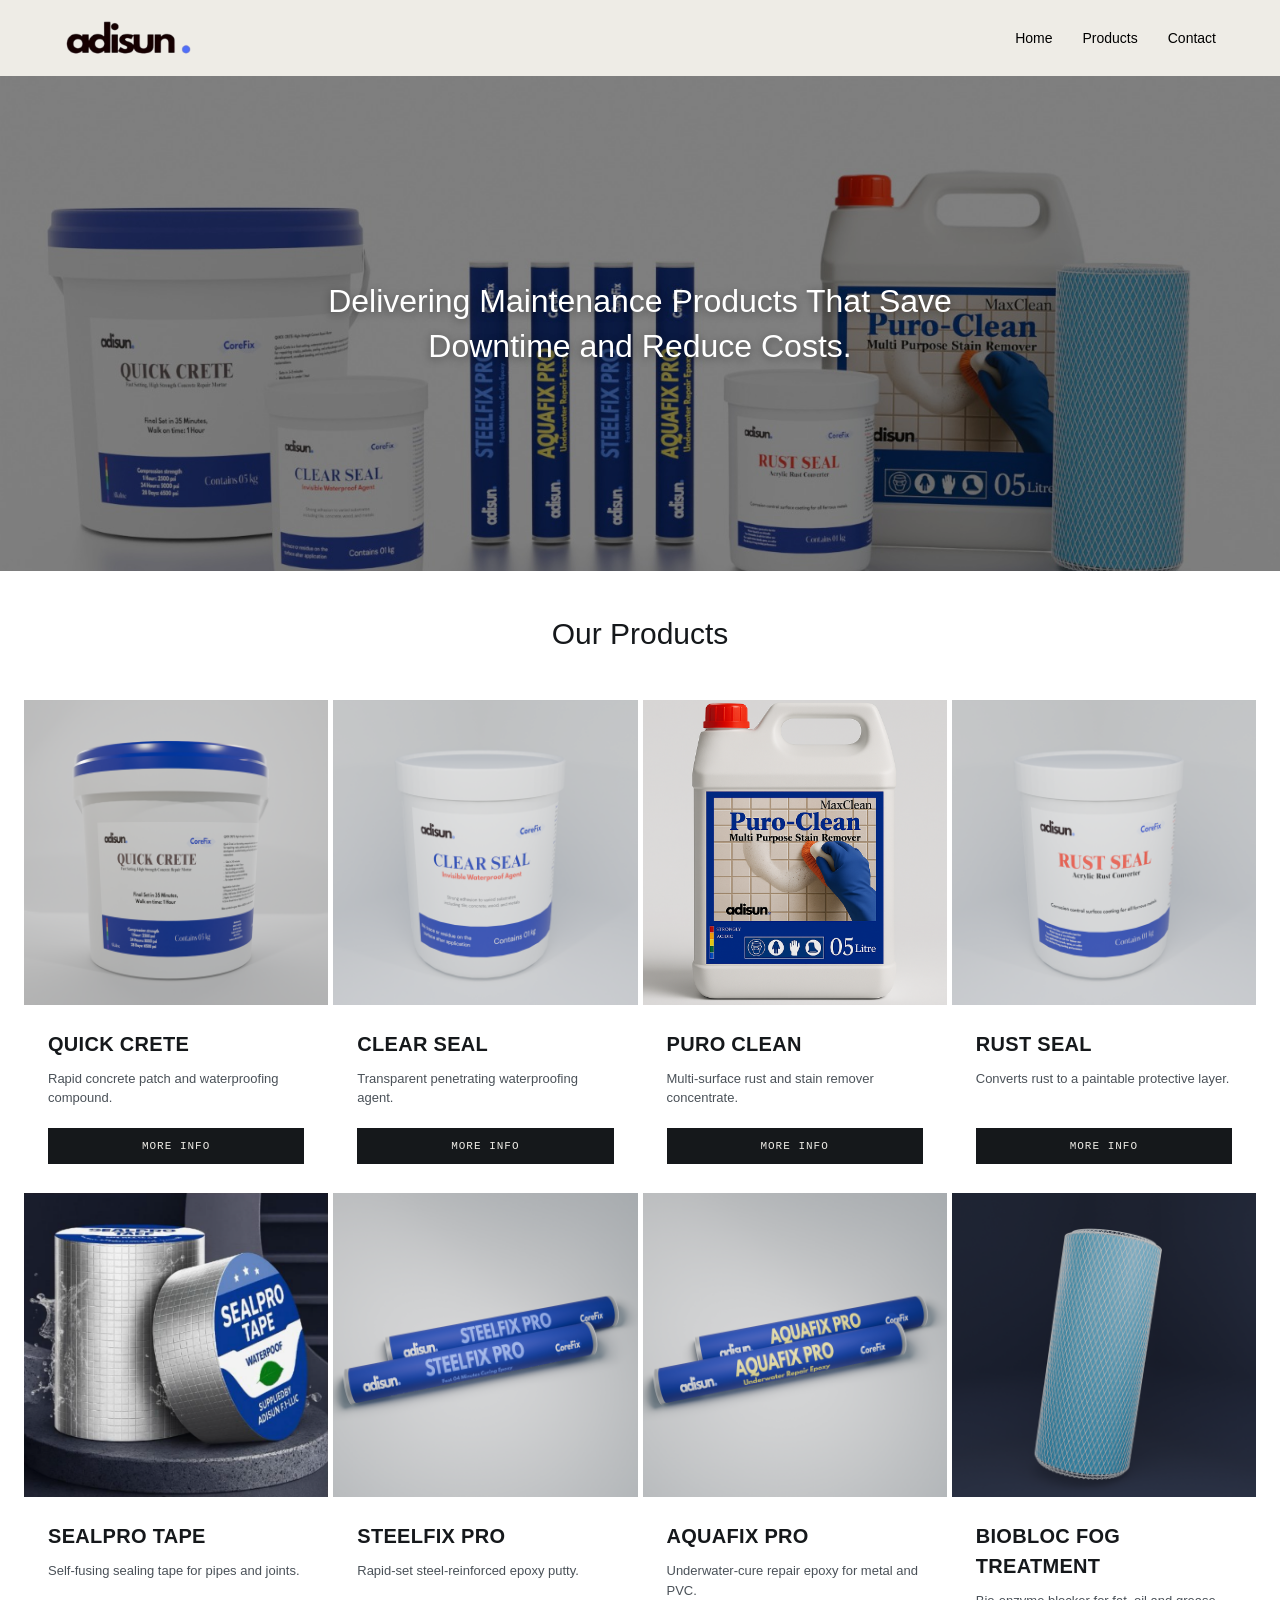
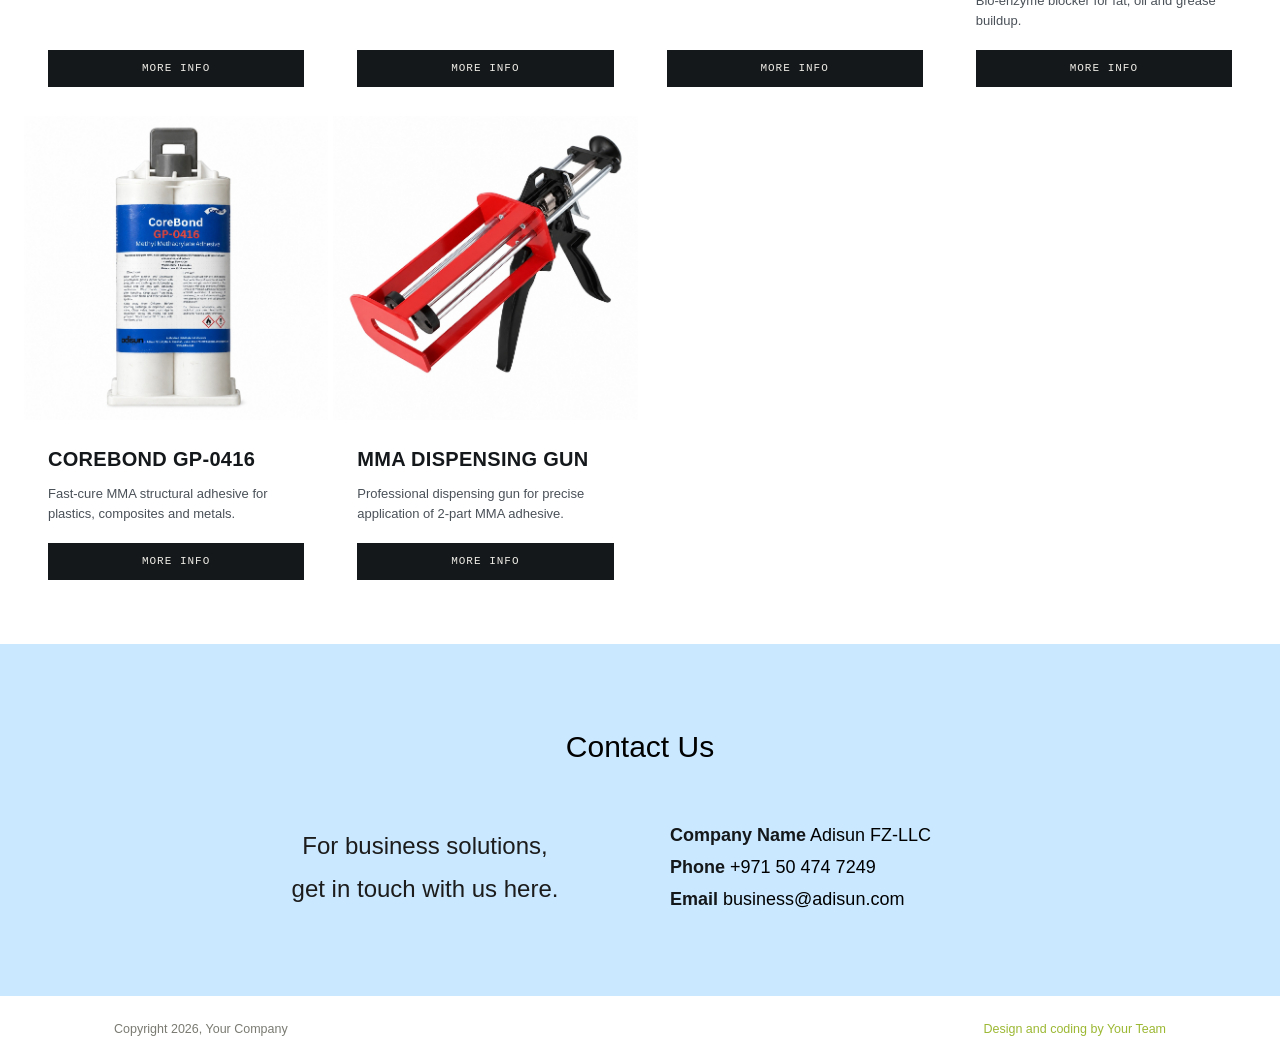
<file: index.html>
<!DOCTYPE html>
<html lang="en">
<head>
<meta charset="UTF-8">
<meta name="viewport" content="width=device-width, initial-scale=1.0">
<title>Adisun FZ-LLC</title>
<style>
  :root{
    --adisun-blue: #526fff;
    --ink:#15181B;
    --navy:#1B2530;
    --olive:#9CB833;
    --paper:#EEECE6;
    --paper-dim:#E2DFD6;
    --hazard:#F2B705;
    --rust:#C8501B;
    --steel:#4A5158;
    --line: rgba(21,24,27,0.12);
    --mono: 'IBM Plex Mono', ui-monospace, Menlo, Consolas, monospace;
    --disp: 'Barlow Condensed', 'Arial Narrow', sans-serif;
    --body: 'Inter', -apple-system, sans-serif;
  }
  *{box-sizing:border-box; margin:0; padding:0;}
  html{scroll-behavior:smooth;}
  body{ background:#fff; color:var(--ink); font-family:var(--body); line-height:1.5; }
  img{max-width:100%; display:block;}
  a{color:inherit; text-decoration:none;}
  ul{list-style:none;}
  button{font-family:inherit; cursor:pointer;}

  /* ---------- Header ---------- */
  header.site{
    background:var(--paper); color:#000;
  }
  .header-inner{
    max-width:1200px; margin:0 auto;
    display:flex; align-items:center; justify-content:space-between;
    padding:20px 24px;
  }
  .logo{
    width: 10vw;
  }
  .logo .accent{ color:var(--olive); font-weight:400; }
  nav.main-nav{ display:flex; gap:30px; align-items:center; }
  nav.main-nav a{
    font-size:14px; color:#000; display:flex; align-items:center; gap:6px;
  }
  nav.main-nav a:hover{ color:var(--adisun-blue); }
  nav.main-nav .badge{
    background:rgba(255,255,255,0.15); border-radius:50%;
    width:18px; height:18px; font-size:11px; display:flex; align-items:center; justify-content:center;
  }

  /* ---------- Hero header image ---------- */
.hero{
  height: 55vh;
  display:flex; align-items:center; justify-content:center;
  overflow:hidden;
  position:relative; /* new — establishes positioning context */
  background:#9CB833;
}
.hero img{
  width:100%;
  height:100%;
  object-fit:cover;
  filter: brightness(0.7);
}
.headerText{
  position:absolute;
  font-weight: bold;
  top:50%;
  left:50%;
  transform:translate(-50%, -50%);
  color: #fff;
  text-align:center;
  font-family:var(--body);
  font-weight:300;
  font-size:32px;
  line-height:1.4;
  max-width:70%;
  text-shadow: 0 2px 8px rgba(0,0,0,0.4); /* keeps text legible over busy photo areas */
  margin:0;
  z-index:1;
}
  .hero h1{ font-family:var(--body); font-weight:300; font-size:44px; letter-spacing:1px; }

  /* ---------- Carousel strip ---------- */
  .carousel-strip{
    background:#F7F6F3; text-align:center; padding:22px 24px;
  }
  .carousel-strip h2{ font-weight:400; font-size:22px; margin-bottom:14px; }
  .dots{ display:flex; justify-content:center; gap:8px; }
  .dots span{ width:8px; height:8px; border-radius:50%; background:#cfcfc7; }
  .dots span.active{ background:#8a8a80; }

  /* ---------- Icon row ---------- */
  .icon-row{
    max-width:1100px; margin:0 auto; padding:70px 24px;
    display:grid; grid-template-columns:repeat(4,1fr); gap:40px;
    text-align:center;
  }
  .icon-row .item svg{ width:42px; height:42px; stroke:#c9c9c2; margin-bottom:16px; }
  .icon-row h3{ font-weight:400; font-size:22px; margin-bottom:12px; }
  .icon-row p{ font-size:13.5px; color:#7a7a72; line-height:1.7; }

  /* ---------- Amazing title section ---------- */
.info-block{
  background: #cae8ff; color:#000;   
  padding:80px 18px;
  text-align:center;
}
.info-block h2{
  font-weight:400;
  font-size:30px;
  margin-bottom:50px;
}
.info-block-bottom{
  max-width:800px;
  margin:0 auto;
  display:flex;
  align-items:center;
  gap:60px;
}
.info-block-bottom .pitch{
  flex:1;
  text-align:center;
  color:#1c1c1c;
  font-size:24px;
  line-height:1.8;
}
.contact-list{
  flex:1;
  list-style:none;
  margin:0;
  padding:0;
  text-align:left;
}
.contact-list li{
  color:#000;
  font-size:18px;
  line-height:1.8;
}
.contact-list li strong{
  color:var(--ink);
}
  /* ---------- Our Products section ---------- */
  .products{ padding:40px 24px; }
  .products-inner{ max-width:1300px; margin:0 auto; }
  .products h2{ text-align:center; font-weight:400; font-size:30px; margin-bottom:44px; }

  .product-grid{
    display:grid;
    grid-template-columns:repeat(4,1fr);
    grid-template-rows:repeat(2,auto);
    gap:5px;
    /* background:var(--line); */
    /* border:1px solid var(--line); */
  }
  .p-card{
    /* background:var(--paper-dim); */
    display:flex; flex-direction:column;
  }
  .p-card .thumb{
    aspect-ratio:1/1;
    /* background:var(--paper-dim); */
    position:relative;
    display:flex; align-items:center; justify-content:center;
  }
  .p-card .thumb img{
  width:100%;
  height:100%;
  object-fit:cover;
}
  .p-card .thumb svg{ width:44%; height:44%; stroke:var(--steel); fill:none; stroke-width:2; }
  .p-card .body{
    padding:24px; flex:1; display:flex; flex-direction:column;
  }
  .p-card .cat{
    font-family:var(--mono); font-size:10.5px; color:var(--adisun-blue);
    letter-spacing:1.5px; text-transform:uppercase; margin-bottom:10px;
  }
  .p-card h3{
    font-family:var(--disp); font-weight:700; font-size:20px; text-transform:uppercase;
    letter-spacing:0.3px; margin-bottom:10px;
  }
  .p-card .desc{ font-size:13px; color:var(--steel); margin-bottom:20px; flex:1; }
  .p-card .row{ display:flex; align-items:center; justify-content:space-between; }
  /* Price display is optional — uncomment .price rule and span below to show pricing
  .p-card .price{ font-family:var(--mono); font-weight:600; font-size:15px; }
  */
  .p-card .more-info{
    background:var(--ink); color:var(--paper);
    border:none; padding:10px 16px; font-family:var(--mono); font-size:11px;
    letter-spacing:1px; text-transform:uppercase; width:100%;
    text-align:center; transition:0.2s;
  }
  .p-card .more-info:hover{ background:var(--adisun-blue); }

  /* ---------- Bottom template section ---------- */
  .template-block{
    background:#F7F6F3; text-align:center; padding:80px 24px;
  }
  .template-block h2{ font-weight:400; font-size:26px; margin-bottom:16px; }
  .template-block p{ max-width:640px; margin:0 auto 20px; color:#7a7a72; font-size:14px; line-height:1.8; }

  /* ---------- Footer ---------- */
  footer{
    padding:24px; display:flex; justify-content:space-between; align-items:center;
    max-width:1100px; margin:0 auto; font-size:12.5px; color:#7a7a72; flex-wrap:wrap; gap:10px;
  }
  footer a{ color:var(--olive); }

  @media (max-width:980px){
    .icon-row{ grid-template-columns:repeat(2,1fr); }
    .product-grid{ grid-template-columns:repeat(2,1fr); grid-template-rows:repeat(4,auto); }
  }
  @media (max-width:640px){
    nav.main-nav{ display:none; }
    .icon-row{ grid-template-columns:1fr; }
    .product-grid{ grid-template-columns:1fr; grid-template-rows:repeat(8,auto); }
  }
</style>
</head>
<body>

<!-- ================= HEADER ================= -->
<header class="site">
  <div class="header-inner">
    <img src="WebsiteAssets/adisunEnhanced.png" alt="Site Logo" class="logo">
    <nav class="main-nav">
      <a href="#">Home</a>
      <a href="#products">Products</a>
      <a href="#contact">Contact</a>
    </nav>
  </div>
</header>

<!-- ================= HERO / HEADER IMAGE ================= -->
<div class="hero">
    <img src="WebsiteAssets/headerImage.jpeg" alt="Header Image">
    <p class="headerText">Delivering Maintenance Products That Save Downtime and Reduce Costs.</p>
</div>

<!-- ================= OUR PRODUCTS ================= -->
<section class="products" id="products">
  <div class="products-inner">
    <h2>Our Products</h2>
    <div class="product-grid" id="productGrid"></div>
  </div>
</section>

<!-- ================= CONTACT DETAILS ================= -->
<div class="info-block">
  <h2>Contact Us</h2>
  <div class="info-block-bottom">
    <p class="pitch">For business solutions,<br> get in touch with us here.</p>
    <ul class="contact-list">
      <li><strong>Company Name</strong> Adisun FZ-LLC</li>
      <li><strong>Phone</strong> +971 50 474 7249</li>
      <li><strong>Email</strong> business@adisun.com</li>
    </ul>
  </div>
</div>

<!-- ================= FOOTER ================= -->
<footer id="contact">
  <span>Copyright 2026, Your Company</span>
  <a href="#">Design and coding by Your Team</a>
</footer>

<script>
/* ---------------- Product data ---------------- */
const products = [
  { id:'p1', name:'Quick Crete',            desc:'Rapid concrete patch and waterproofing compound.',          img:'WebsiteAssets/Quick crete.png',  link:'quickCreteIndex.html' },
  { id:'p2', name:'Clear Seal',             desc:'Transparent penetrating waterproofing agent.',              img:'WebsiteAssets/Clear Seal.png',   link:'clearSealIndex.html' },
  { id:'p3', name:'Puro Clean',             desc:'Multi-surface rust and stain remover concentrate.',         img:'WebsiteAssets/PuroClean.png',    link:'puroCleanIndex.html' },
  { id:'p4', name:'Rust Seal',              desc:'Converts rust to a paintable protective layer.',            img:'WebsiteAssets/Rust Seal.png',    link:'rustSealIndex.html' },
  { id:'p5', name:'SealPro Tape',           desc:'Self-fusing sealing tape for pipes and joints.',            img:'WebsiteAssets/Seal Pro.png',     link:'sealProTapeIndex.html' },
  { id:'p6', name:'SteelFix Pro',           desc:'Rapid-set steel-reinforced epoxy putty.',                   img:'WebsiteAssets/SteelFix Pro.png', link:'steelFixProIndex.html' },
  { id:'p7', name:'AquaFix Pro',            desc:'Underwater-cure repair epoxy for metal and PVC.',           img:'WebsiteAssets/AqualFix Pro.png', link:'aquaFixProIndex.html' },
  { id:'p8', name:'BioBloc FOG Treatment',  desc:'Bio-enzyme blocker for fat, oil and grease buildup.',       img:'WebsiteAssets/mesh_bg.png',      link:'bioBlocFOGTreatmentIndex.html' },
  { id:'p9', name:'CoreBond GP-0416',       desc:'Fast-cure MMA structural adhesive for plastics, composites and metals.', img:'WebsiteAssets/corebond0416.jpeg', link:'mmaGP0416.html' },
  { id:'p10', name:'MMA Dispensing Gun',    desc:'Professional dispensing gun for precise application of 2-part MMA adhesive.', img:'WebsiteAssets/mmaDispenser400.jpeg', link:'mmaDispenser.html' },

];

/* Fallback icon shown only if a product's image fails to load */
const fallbackIconSvg = `<svg viewBox="0 0 64 64"><rect x="16" y="12" width="32" height="40" rx="3"/><line x1="16" y1="24" x2="48" y2="24"/><line x1="24" y1="12" x2="24" y2="24"/><line x1="40" y1="12" x2="40" y2="24"/></svg>`;

const grid = document.getElementById('productGrid');
grid.innerHTML = products.map(p => `
  <div class="p-card">
    <div class="thumb"><img src="${p.img}" alt="${p.name}" loading="lazy"></div>
    <div class="body">

      <h3>${p.name}</h3>
      <p class="desc">${p.desc}</p>
      <div class="row">
        <a class="more-info" href="${p.link}">More Info</a>
      </div>
    </div>
  </div>
`).join('');

grid.addEventListener('click', e => {
  const btn = e.target.closest('.more-info');
  if(!btn) return;
  const p = products.find(x => x.id === btn.dataset.id);
  alert(`${p.name}\n${p.desc}`);
});
</script>
</body>
</html>
</file>
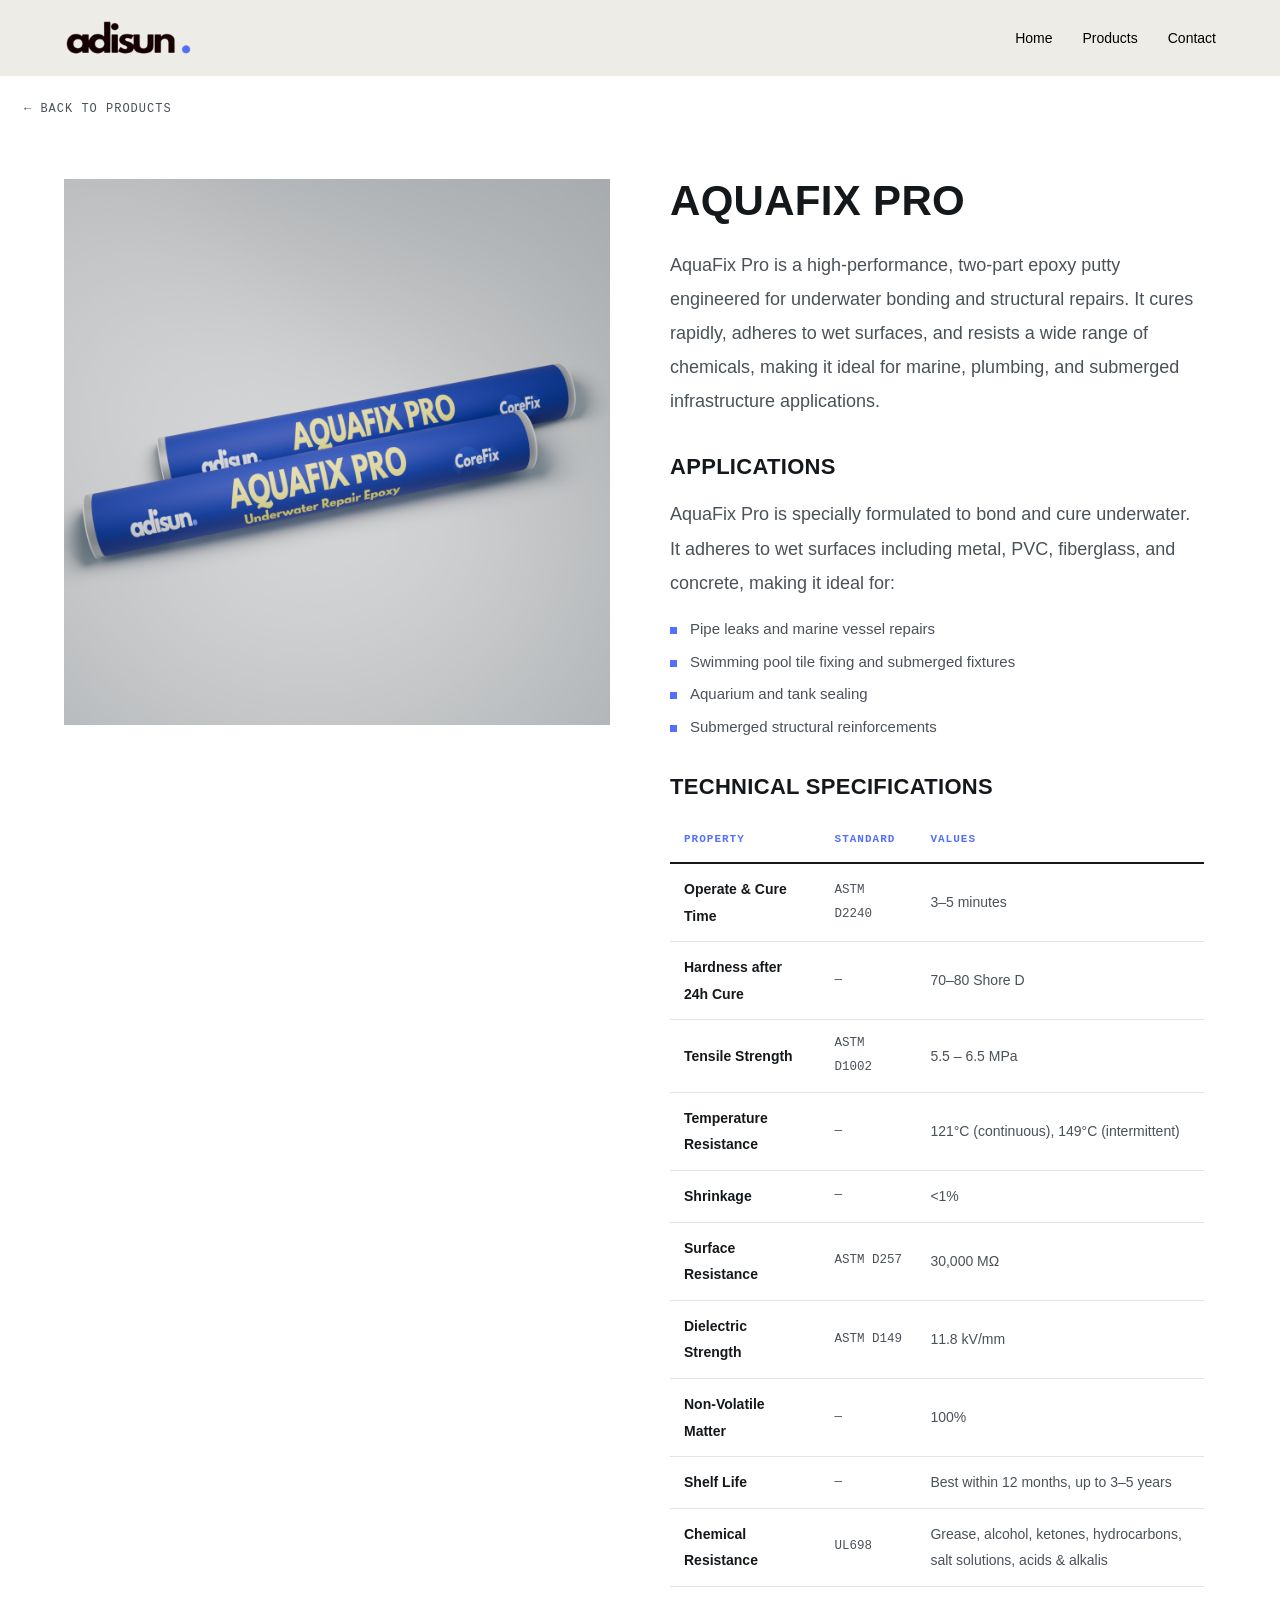
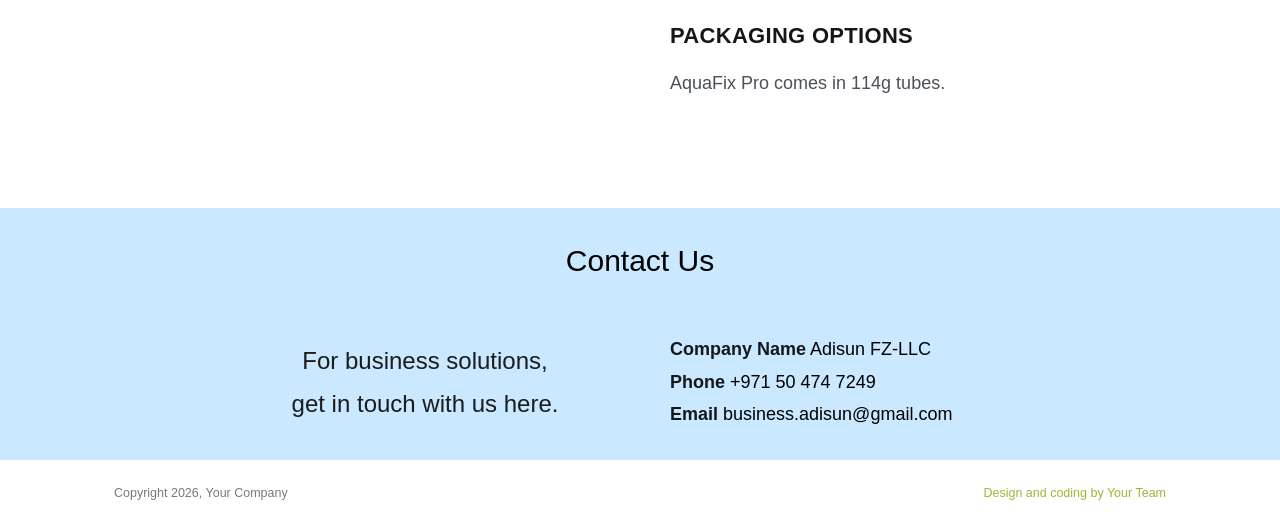
<file: aquaFixProIndex.html>
<!DOCTYPE html>
<html lang="en">
<head>
<meta charset="UTF-8">
<meta name="viewport" content="width=device-width, initial-scale=1.0">
<title>AquaFix Pro — Adisun FZ-LLC</title>
<style>
  :root{
    --adisun-blue: #526fff;
    --ink:#15181B;
    --navy:#1B2530;
    --olive:#9CB833;
    --paper:#EEECE6;
    --paper-dim:#E2DFD6;
    --hazard:#F2B705;
    --rust:#C8501B;
    --steel:#4A5158;
    --line: rgba(21,24,27,0.12);
    --mono: 'IBM Plex Mono', ui-monospace, Menlo, Consolas, monospace;
    --disp: 'Barlow Condensed', 'Arial Narrow', sans-serif;
    --body: 'Inter', -apple-system, sans-serif;
  }
  *{box-sizing:border-box; margin:0; padding:0;}
  html{scroll-behavior:smooth;}
  body{ background:#fff; color:var(--ink); font-family:var(--body); line-height:1.5; }
  img{max-width:100%; display:block;}
  a{color:inherit; text-decoration:none;}
  ul{list-style:none;}
  button{font-family:inherit; cursor:pointer;}

  /* ---------- Header ---------- */
  header.site{
    background:var(--paper); color:#000;
  }
  .header-inner{
    max-width:1200px; margin:0 auto;
    display:flex; align-items:center; justify-content:space-between;
    padding:20px 24px;
  }
  .logo{
    width: 10vw;
  }
  .logo .accent{ color:var(--olive); font-weight:400; }
  nav.main-nav{ display:flex; gap:30px; align-items:center; }
  nav.main-nav a{
    font-size:14px; color:#000; display:flex; align-items:center; gap:6px;
  }
  nav.main-nav a:hover{ color:var(--adisun-blue); }
  nav.main-nav .badge{
    background:rgba(255,255,255,0.15); border-radius:50%;
    width:18px; height:18px; font-size:11px; display:flex; align-items:center; justify-content:center;
  }

  /* ---------- Product detail section (replaces hero + product grid) ---------- */
  .product-detail{
    max-width:1200px; margin:0 auto;
    padding:60px 24px 90px;
    display:grid;
    grid-template-columns:1fr 1fr;
    gap:60px;
    align-items:start;
  }
  .product-detail .image-col img{
    width:100%;
    aspect-ratio:1/1;
    object-fit:cover;
    background:var(--paper-dim);
  }
  .product-detail .text-col{
    padding-right:12px;
  }
  .product-detail .cat{
    font-family:var(--mono); font-size:11px; color:var(--adisun-blue);
    letter-spacing:1.5px; text-transform:uppercase; margin-bottom:14px;
  }
  .product-detail h1{
    font-family:var(--disp); font-weight:700; font-size:42px;
    text-transform:uppercase; letter-spacing:0.3px;
    margin-bottom:24px;
    line-height:1.05;
  }
  .product-detail .details{
    color:var(--steel); font-size:18px; line-height:1.9;
  }
  .product-detail .details p{
    margin-bottom:18px;
  }
/*--------------Section Headings -------------- */
  .product-detail h2.section-heading{
    font-family:var(--disp); font-weight:700; font-size:22px;
    text-transform:uppercase; letter-spacing:0.3px;
    color:var(--ink);
    margin:32px 0 14px;
  }
/*--------------Feature / Application Lists -------------- */
  .feature-list{
    margin-bottom:18px;
  }
  .feature-list li{
    position:relative;
    padding-left:20px;
    margin-bottom:10px;
    font-size:15px;
    color:var(--steel);
  }
  .feature-list li::before{
    content:'';
    position:absolute;
    left:0; top:9px;
    width:7px; height:7px;
    background:var(--adisun-blue);
  }
/*--------------Table Section -------------- */
.spec-table{
  width:100%;
  border-collapse:collapse;
  margin-top:10px;
}
.spec-table th,
.spec-table td{
  text-align:left;
  padding:12px 14px;
  border-bottom:1px solid var(--line);
  font-size:14px;
}
.spec-table th{
  font-family:var(--mono);
  font-size:11px;
  letter-spacing:1px;
  text-transform:uppercase;
  color:var(--adisun-blue);
  border-bottom:2px solid var(--ink);
}
.spec-table td:first-child{
  color:var(--ink);
  font-weight:600;
}
.spec-table td:nth-child(2){
  color:var(--steel);
  font-family:var(--mono);
  font-size:12.5px;
}
.spec-table td:last-child{
  color:var(--steel);
}
  /* Price display optional — uncomment to show pricing
  .product-detail .price{ font-family:var(--mono); font-weight:600; font-size:20px; margin-top:24px; color:var(--ink); }
  */
  .back-link{
    display:inline-block; margin:24px 24px 0; font-family:var(--mono); font-size:12px;
    letter-spacing:1px; text-transform:uppercase; color:var(--steel);
  }
  .back-link:hover{ color:var(--adisun-blue); }

  /* ---------- Contact Details (same as home page) ---------- */
  .info-block{
    background: #cae8ff; color:#000;
    padding:30px 18px;
    text-align:center;
  }
  .info-block h2{
    font-weight:400;
    font-size:30px;
    margin-bottom:50px;
  }
  .info-block-bottom{
    max-width:800px;
    margin:0 auto;
    display:flex;
    align-items:center;
    gap:60px;
  }
  .info-block-bottom .pitch{
    flex:1;
    text-align:center;
    color:#1c1c1c;
    font-size:24px;
    line-height:1.8;
  }
  .contact-list{
    flex:1;
    list-style:none;
    margin:0;
    padding:0;
    text-align:left;
  }
  .contact-list li{
    color:#000;
    font-size:18px;
    line-height:1.8;
  }
  .contact-list li strong{
    color:var(--ink);
  }

  /* ---------- Footer ---------- */
  footer{
    padding:24px; display:flex; justify-content:space-between; align-items:center;
    max-width:1100px; margin:0 auto; font-size:12.5px; color:#7a7a72; flex-wrap:wrap; gap:10px;
  }
  footer a{ color:var(--olive); }

  @media (max-width:900px){
    .product-detail{ grid-template-columns:1fr; }
    .product-detail .image-col{ position:static; }
    .product-detail .text-col{ max-height:none; overflow-y:visible; padding-right:0; }
    .info-block-bottom{ flex-direction:column; gap:30px; }
    .info-block-bottom .pitch{ text-align:center; }
  }
  @media (max-width:640px){
    nav.main-nav{ display:none; }
  }
</style>
</head>
<body>

<!-- ================= HEADER ================= -->
<header class="site">
  <div class="header-inner">
    <img src="WebsiteAssets/adisunEnhanced.png" alt="Site Logo" class="logo">
    <nav class="main-nav">
      <a href="index.html">Home</a>
      <a href="index.html#products">Products</a>
      <a href="index.html#contact">Contact</a>
    </nav>
  </div>
</header>

<a href="index.html#products" class="back-link">&larr; Back to Products</a>

<!-- ================= PRODUCT DETAIL ================= -->
<section class="product-detail">
  <div class="image-col">
    <img src="WebsiteAssets/AqualFix Pro.png" alt="AquaFix Pro">
  </div>
  <div class="text-col">
    <h1>AquaFix Pro</h1>
    <div class="details">
      <p>AquaFix Pro is a high-performance, two-part epoxy putty engineered for underwater bonding and structural repairs. It cures rapidly, adheres to wet surfaces, and resists a wide range of chemicals, making it ideal for marine, plumbing, and submerged infrastructure applications.</p>
    </div>

    <h2 class="section-heading">Applications</h2>
    <div class="details">
      <p>AquaFix Pro is specially formulated to bond and cure underwater. It adheres to wet surfaces including metal, PVC, fiberglass, and concrete, making it ideal for:</p>
    </div>
    <ul class="feature-list">
      <li>Pipe leaks and marine vessel repairs</li>
      <li>Swimming pool tile fixing and submerged fixtures</li>
      <li>Aquarium and tank sealing</li>
      <li>Submerged structural reinforcements</li>
    </ul>

    <h2 class="section-heading">Technical Specifications</h2>
    <div class="details">
      <table class="spec-table">
        <thead>
          <tr>
            <th>Property</th>
            <th>Standard</th>
            <th>Values</th>
          </tr>
        </thead>
        <tbody>
          <tr><td>Operate &amp; Cure Time</td><td>ASTM D2240</td><td>3–5 minutes</td></tr>
          <tr><td>Hardness after 24h Cure</td><td>—</td><td>70–80 Shore D</td></tr>
          <tr><td>Tensile Strength</td><td>ASTM D1002</td><td>5.5 – 6.5 MPa</td></tr>
          <tr><td>Temperature Resistance</td><td>—</td><td>121°C (continuous), 149°C (intermittent)</td></tr>
          <tr><td>Shrinkage</td><td>—</td><td>&lt;1%</td></tr>
          <tr><td>Surface Resistance</td><td>ASTM D257</td><td>30,000 MΩ</td></tr>
          <tr><td>Dielectric Strength</td><td>ASTM D149</td><td>11.8 kV/mm</td></tr>
          <tr><td>Non-Volatile Matter</td><td>—</td><td>100%</td></tr>
          <tr><td>Shelf Life</td><td>—</td><td>Best within 12 months, up to 3–5 years</td></tr>
          <tr><td>Chemical Resistance</td><td>UL698</td><td>Grease, alcohol, ketones, hydrocarbons, salt solutions, acids &amp; alkalis</td></tr>
        </tbody>
      </table>
    </div>

    <h2 class="section-heading">Packaging Options</h2>
    <div class="details">
      <p>AquaFix Pro comes in 114g tubes.</p>
    </div>

    <!-- <div class="price">Dhs. 0.00</div> -->
  </div>
</section>

<!-- ================= CONTACT DETAILS ================= -->
<div class="info-block">
  <h2>Contact Us</h2>
  <div class="info-block-bottom">
    <p class="pitch">For business solutions,<br> get in touch with us here.</p>
    <ul class="contact-list">
      <li><strong>Company Name</strong> Adisun FZ-LLC</li>
      <li><strong>Phone</strong> +971 50 474 7249</li>
      <li><strong>Email</strong> business.adisun@gmail.com</li>
    </ul>
  </div>
</div>

<!-- ================= FOOTER ================= -->
<footer id="contact">
  <span>Copyright 2026, Your Company</span>
  <a href="#">Design and coding by Your Team</a>
</footer>

</body>
</html>
</file>
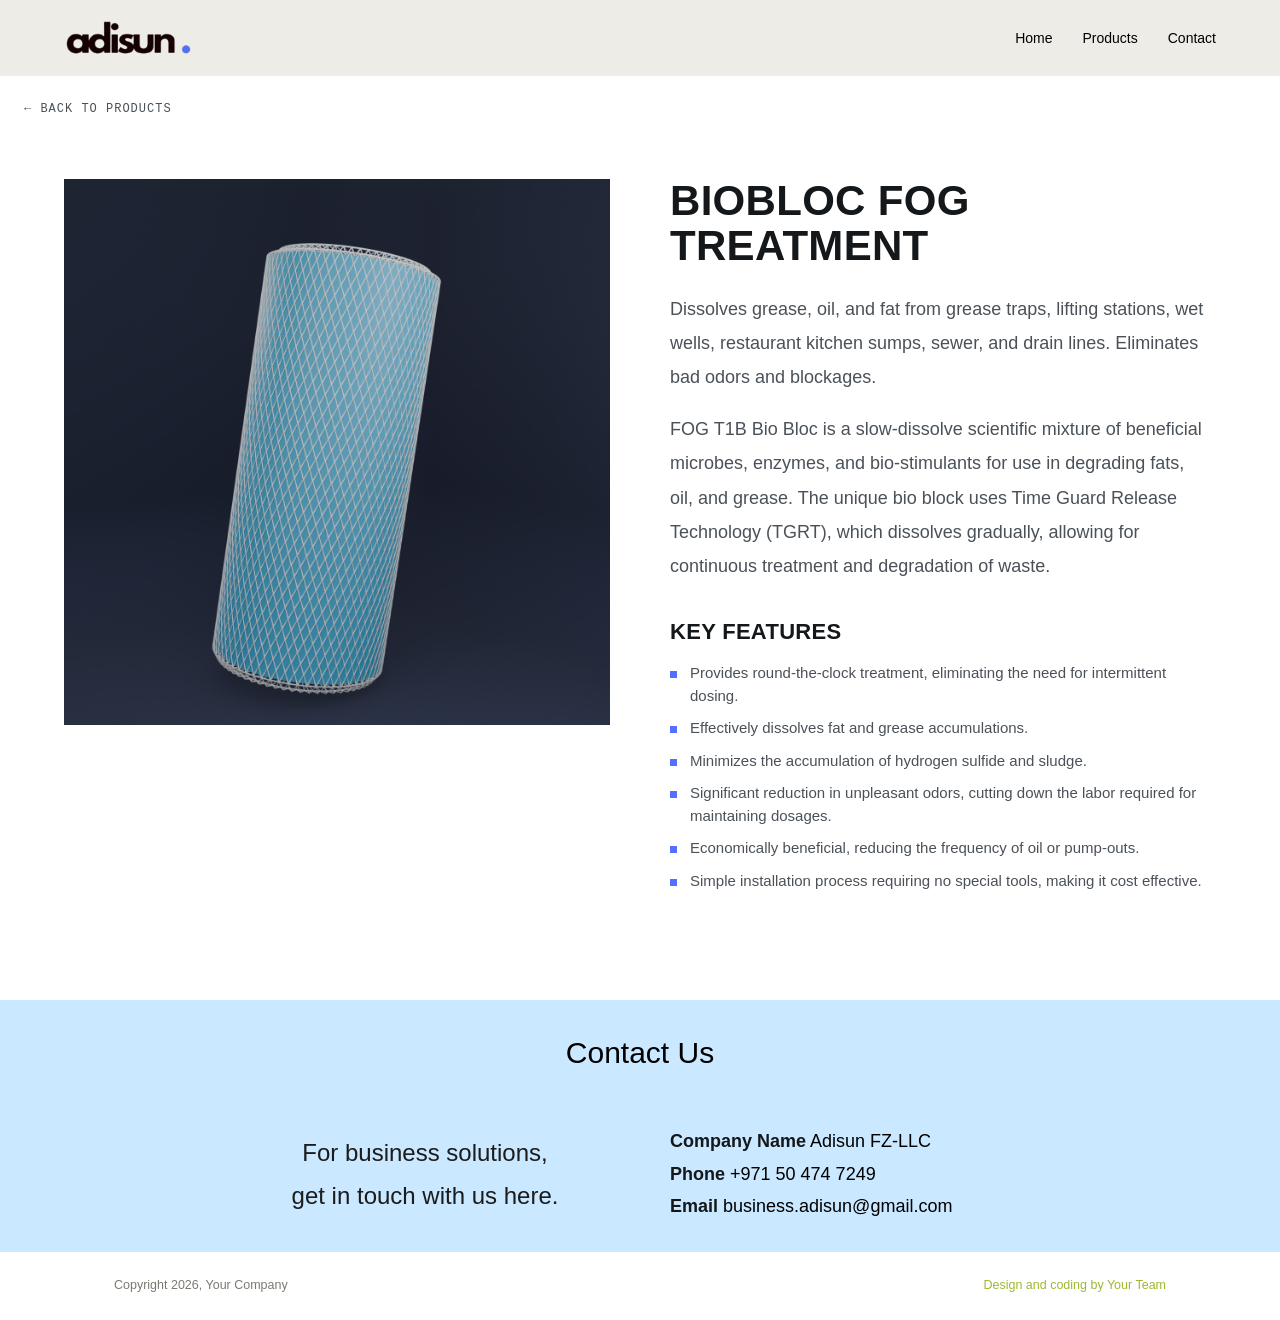
<file: bioBlocFOGTreatmentIndex.html>
<!DOCTYPE html>
<html lang="en">
<head>
<meta charset="UTF-8">
<meta name="viewport" content="width=device-width, initial-scale=1.0">
<title>BioBloc FOG Treatment — Adisun FZ-LLC</title>
<style>
  :root{
    --adisun-blue: #526fff;
    --ink:#15181B;
    --navy:#1B2530;
    --olive:#9CB833;
    --paper:#EEECE6;
    --paper-dim:#E2DFD6;
    --hazard:#F2B705;
    --rust:#C8501B;
    --steel:#4A5158;
    --line: rgba(21,24,27,0.12);
    --mono: 'IBM Plex Mono', ui-monospace, Menlo, Consolas, monospace;
    --disp: 'Barlow Condensed', 'Arial Narrow', sans-serif;
    --body: 'Inter', -apple-system, sans-serif;
  }
  *{box-sizing:border-box; margin:0; padding:0;}
  html{scroll-behavior:smooth;}
  body{ background:#fff; color:var(--ink); font-family:var(--body); line-height:1.5; }
  img{max-width:100%; display:block;}
  a{color:inherit; text-decoration:none;}
  ul{list-style:none;}
  button{font-family:inherit; cursor:pointer;}

  /* ---------- Header ---------- */
  header.site{
    background:var(--paper); color:#000;
  }
  .header-inner{
    max-width:1200px; margin:0 auto;
    display:flex; align-items:center; justify-content:space-between;
    padding:20px 24px;
  }
  .logo{
    width: 10vw;
  }
  .logo .accent{ color:var(--olive); font-weight:400; }
  nav.main-nav{ display:flex; gap:30px; align-items:center; }
  nav.main-nav a{
    font-size:14px; color:#000; display:flex; align-items:center; gap:6px;
  }
  nav.main-nav a:hover{ color:var(--adisun-blue); }
  nav.main-nav .badge{
    background:rgba(255,255,255,0.15); border-radius:50%;
    width:18px; height:18px; font-size:11px; display:flex; align-items:center; justify-content:center;
  }

  /* ---------- Product detail section (replaces hero + product grid) ---------- */
  .product-detail{
    max-width:1200px; margin:0 auto;
    padding:60px 24px 90px;
    display:grid;
    grid-template-columns:1fr 1fr;
    gap:60px;
    align-items:start;
  }
  .product-detail .image-col img{
    width:100%;
    aspect-ratio:1/1;
    object-fit:cover;
    background:var(--paper-dim);
  }
  .product-detail .text-col{
    padding-right:12px;
  }
  .product-detail .cat{
    font-family:var(--mono); font-size:11px; color:var(--adisun-blue);
    letter-spacing:1.5px; text-transform:uppercase; margin-bottom:14px;
  }
  .product-detail h1{
    font-family:var(--disp); font-weight:700; font-size:42px;
    text-transform:uppercase; letter-spacing:0.3px;
    margin-bottom:24px;
    line-height:1.05;
  }
  .product-detail .details{
    color:var(--steel); font-size:18px; line-height:1.9;
  }
  .product-detail .details p{
    margin-bottom:18px;
  }
/*--------------Section Headings -------------- */
  .product-detail h2.section-heading{
    font-family:var(--disp); font-weight:700; font-size:22px;
    text-transform:uppercase; letter-spacing:0.3px;
    color:var(--ink);
    margin:32px 0 14px;
  }
/*--------------Feature / Application Lists -------------- */
  .feature-list{
    margin-bottom:18px;
  }
  .feature-list li{
    position:relative;
    padding-left:20px;
    margin-bottom:10px;
    font-size:15px;
    color:var(--steel);
  }
  .feature-list li::before{
    content:'';
    position:absolute;
    left:0; top:9px;
    width:7px; height:7px;
    background:var(--adisun-blue);
  }
  .feature-list li strong{
    color:var(--ink);
  }
/*--------------Table Section -------------- */
.spec-table{
  width:100%;
  border-collapse:collapse;
  margin-top:10px;
}
.spec-table th,
.spec-table td{
  text-align:left;
  padding:12px 14px;
  border-bottom:1px solid var(--line);
  font-size:14px;
}
.spec-table th{
  font-family:var(--mono);
  font-size:11px;
  letter-spacing:1px;
  text-transform:uppercase;
  color:var(--adisun-blue);
  border-bottom:2px solid var(--ink);
}
.spec-table td:first-child{
  color:var(--ink);
  font-weight:600;
}
.spec-table td:nth-child(2){
  color:var(--steel);
  font-family:var(--mono);
  font-size:12.5px;
}
.spec-table td:last-child{
  color:var(--steel);
}
  /* Price display optional — uncomment to show pricing
  .product-detail .price{ font-family:var(--mono); font-weight:600; font-size:20px; margin-top:24px; color:var(--ink); }
  */
  .back-link{
    display:inline-block; margin:24px 24px 0; font-family:var(--mono); font-size:12px;
    letter-spacing:1px; text-transform:uppercase; color:var(--steel);
  }
  .back-link:hover{ color:var(--adisun-blue); }

  /* ---------- Contact Details (same as home page) ---------- */
  .info-block{
    background: #cae8ff; color:#000;
    padding:30px 18px;
    text-align:center;
  }
  .info-block h2{
    font-weight:400;
    font-size:30px;
    margin-bottom:50px;
  }
  .info-block-bottom{
    max-width:800px;
    margin:0 auto;
    display:flex;
    align-items:center;
    gap:60px;
  }
  .info-block-bottom .pitch{
    flex:1;
    text-align:center;
    color:#1c1c1c;
    font-size:24px;
    line-height:1.8;
  }
  .contact-list{
    flex:1;
    list-style:none;
    margin:0;
    padding:0;
    text-align:left;
  }
  .contact-list li{
    color:#000;
    font-size:18px;
    line-height:1.8;
  }
  .contact-list li strong{
    color:var(--ink);
  }

  /* ---------- Footer ---------- */
  footer{
    padding:24px; display:flex; justify-content:space-between; align-items:center;
    max-width:1100px; margin:0 auto; font-size:12.5px; color:#7a7a72; flex-wrap:wrap; gap:10px;
  }
  footer a{ color:var(--olive); }

  @media (max-width:900px){
    .product-detail{ grid-template-columns:1fr; }
    .product-detail .image-col{ position:static; }
    .product-detail .text-col{ max-height:none; overflow-y:visible; padding-right:0; }
    .info-block-bottom{ flex-direction:column; gap:30px; }
    .info-block-bottom .pitch{ text-align:center; }
  }
  @media (max-width:640px){
    nav.main-nav{ display:none; }
  }
</style>
</head>
<body>

<!-- ================= HEADER ================= -->
<header class="site">
  <div class="header-inner">
    <img src="WebsiteAssets/adisunEnhanced.png" alt="Site Logo" class="logo">
    <nav class="main-nav">
      <a href="index.html">Home</a>
      <a href="index.html#products">Products</a>
      <a href="index.html#contact">Contact</a>
    </nav>
  </div>
</header>

<a href="index.html#products" class="back-link">&larr; Back to Products</a>

<!-- ================= PRODUCT DETAIL ================= -->
<section class="product-detail">
  <div class="image-col">
    <img src="WebsiteAssets/mesh_bg.png" alt="BioBloc FOG Treatment">
  </div>
  <div class="text-col">
    <h1>BioBloc FOG Treatment</h1>
    <div class="details">
      <p>Dissolves grease, oil, and fat from grease traps, lifting stations, wet wells, restaurant kitchen sumps, sewer, and drain lines. Eliminates bad odors and blockages.</p>
      <p>FOG T1B Bio Bloc is a slow-dissolve scientific mixture of beneficial microbes, enzymes, and bio-stimulants for use in degrading fats, oil, and grease. The unique bio block uses Time Guard Release Technology (TGRT), which dissolves gradually, allowing for continuous treatment and degradation of waste.</p>
    </div>

    <h2 class="section-heading">Key Features</h2>
    <ul class="feature-list">
      <li>Provides round-the-clock treatment, eliminating the need for intermittent dosing.</li>
      <li>Effectively dissolves fat and grease accumulations.</li>
      <li>Minimizes the accumulation of hydrogen sulfide and sludge.</li>
      <li>Significant reduction in unpleasant odors, cutting down the labor required for maintaining dosages.</li>
      <li>Economically beneficial, reducing the frequency of oil or pump-outs.</li>
      <li>Simple installation process requiring no special tools, making it cost effective.</li>
    </ul>

    <!-- <div class="price">Dhs. 0.00</div> -->
  </div>
</section>

<!-- ================= CONTACT DETAILS ================= -->
<div class="info-block">
  <h2>Contact Us</h2>
  <div class="info-block-bottom">
    <p class="pitch">For business solutions,<br> get in touch with us here.</p>
    <ul class="contact-list">
      <li><strong>Company Name</strong> Adisun FZ-LLC</li>
      <li><strong>Phone</strong> +971 50 474 7249</li>
      <li><strong>Email</strong> business.adisun@gmail.com</li>
    </ul>
  </div>
</div>

<!-- ================= FOOTER ================= -->
<footer id="contact">
  <span>Copyright 2026, Your Company</span>
  <a href="#">Design and coding by Your Team</a>
</footer>

</body>
</html>
</file>
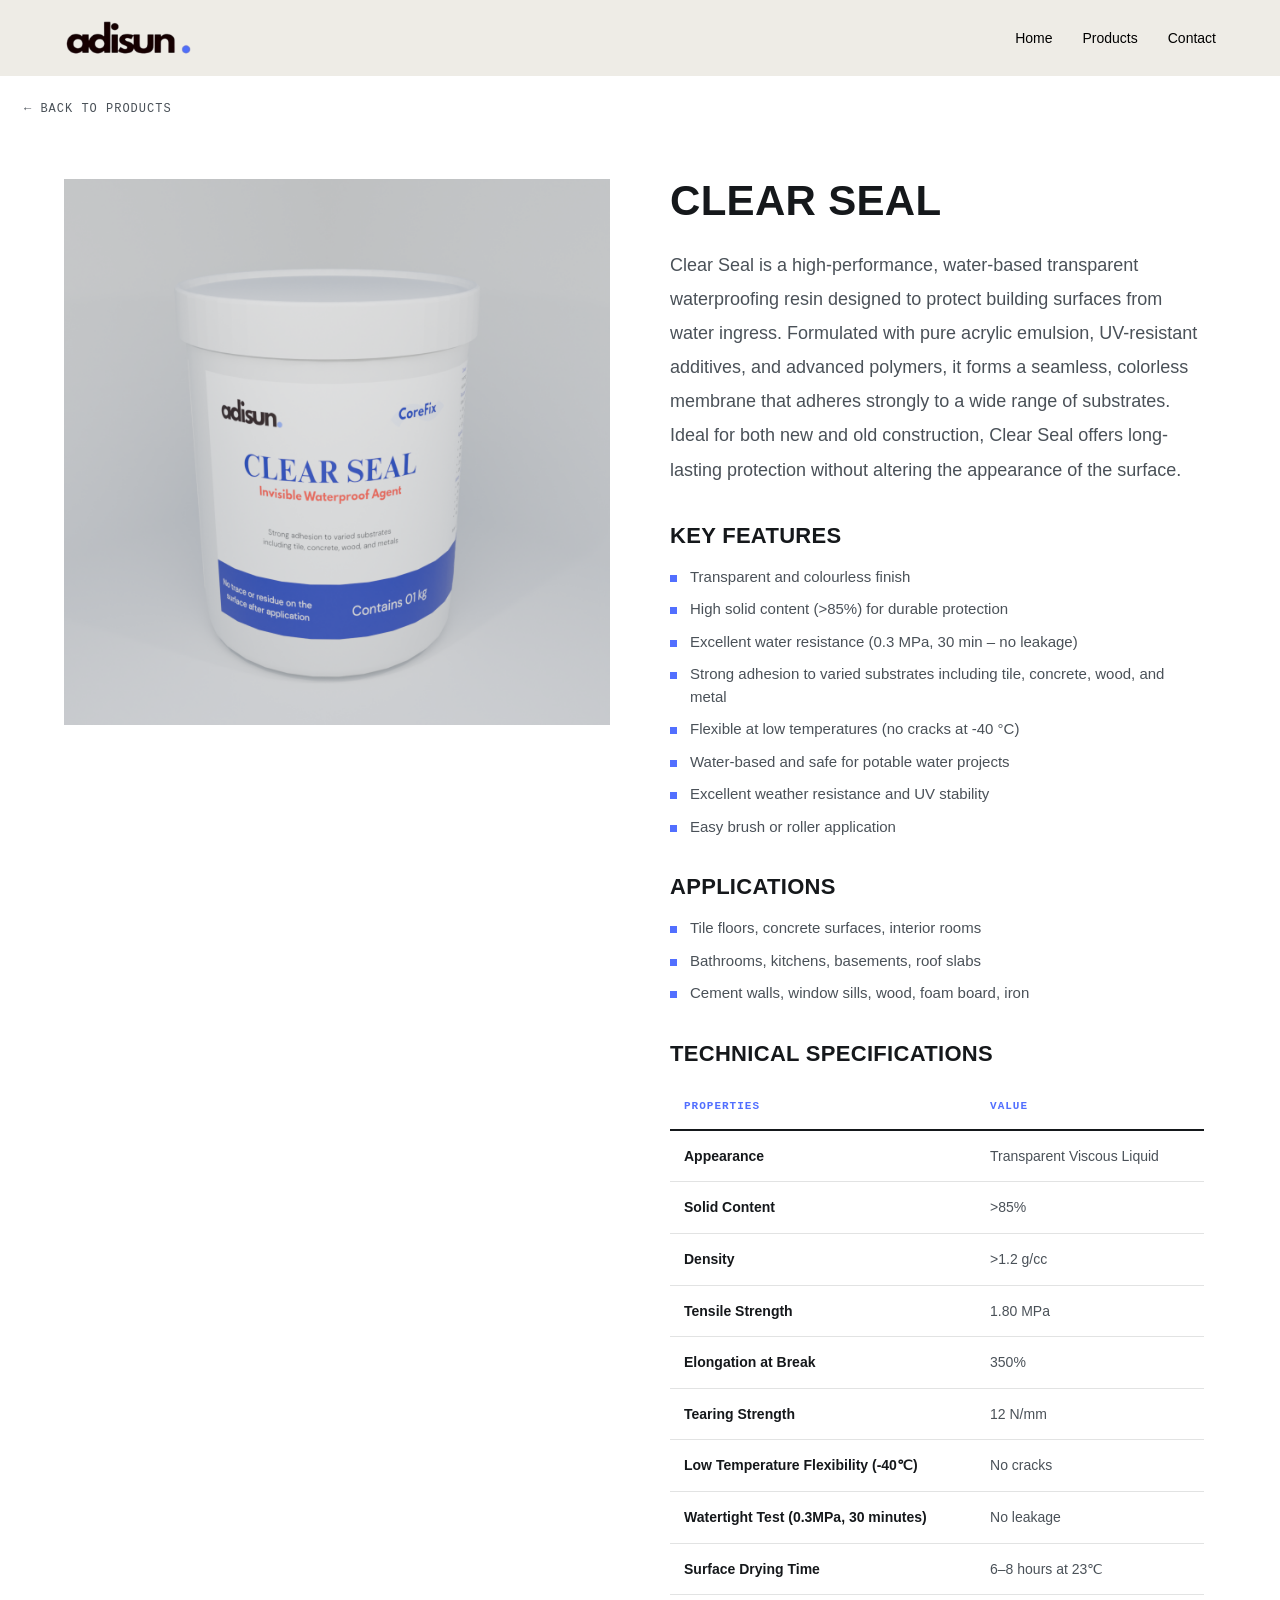
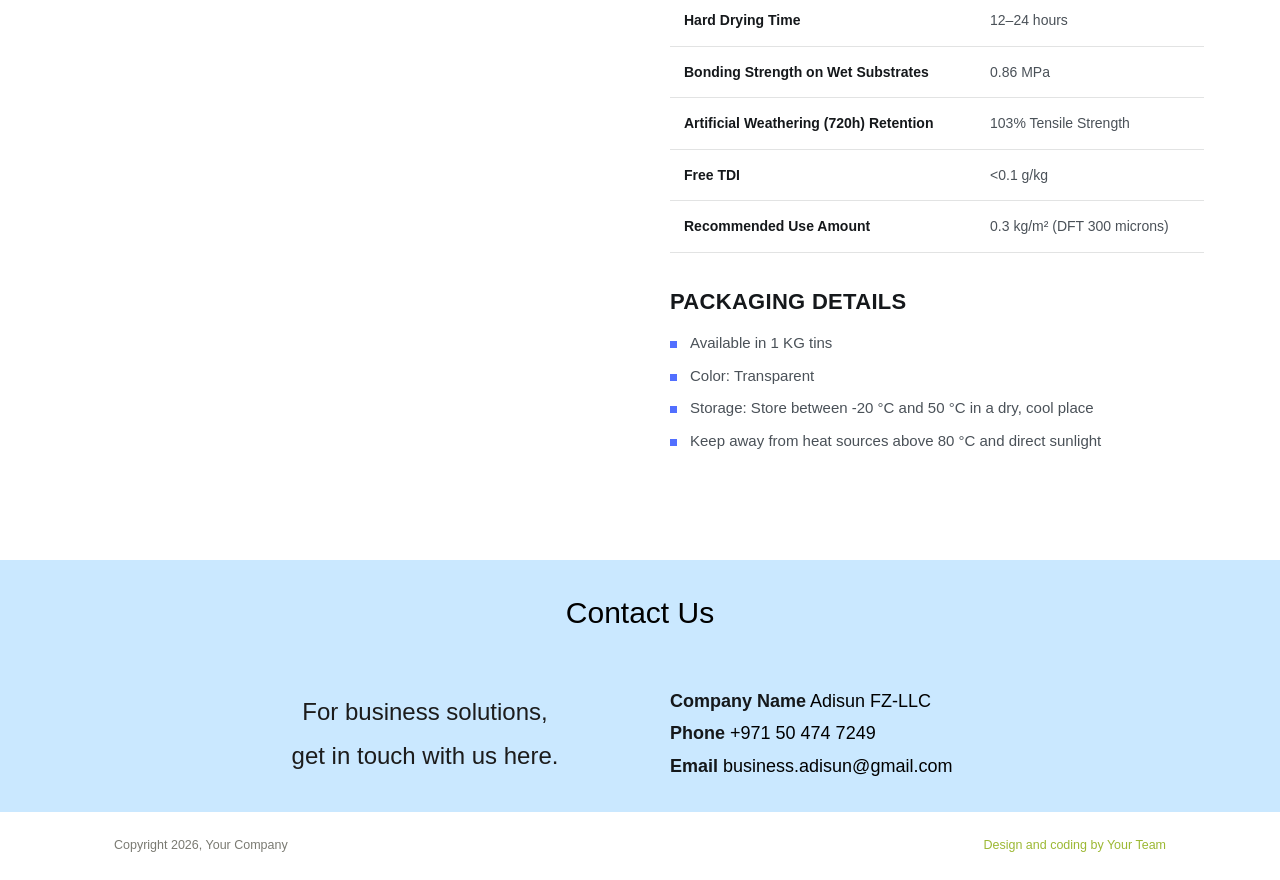
<file: clearSealIndex.html>
<!DOCTYPE html>
<html lang="en">
<head>
<meta charset="UTF-8">
<meta name="viewport" content="width=device-width, initial-scale=1.0">
<title>Clear Seal — Adisun FZ-LLC</title>
<style>
  :root{
    --adisun-blue: #526fff;
    --ink:#15181B;
    --navy:#1B2530;
    --olive:#9CB833;
    --paper:#EEECE6;
    --paper-dim:#E2DFD6;
    --hazard:#F2B705;
    --rust:#C8501B;
    --steel:#4A5158;
    --line: rgba(21,24,27,0.12);
    --mono: 'IBM Plex Mono', ui-monospace, Menlo, Consolas, monospace;
    --disp: 'Barlow Condensed', 'Arial Narrow', sans-serif;
    --body: 'Inter', -apple-system, sans-serif;
  }
  *{box-sizing:border-box; margin:0; padding:0;}
  html{scroll-behavior:smooth;}
  body{ background:#fff; color:var(--ink); font-family:var(--body); line-height:1.5; }
  img{max-width:100%; display:block;}
  a{color:inherit; text-decoration:none;}
  ul{list-style:none;}
  button{font-family:inherit; cursor:pointer;}

  /* ---------- Header ---------- */
  header.site{
    background:var(--paper); color:#000;
  }
  .header-inner{
    max-width:1200px; margin:0 auto;
    display:flex; align-items:center; justify-content:space-between;
    padding:20px 24px;
  }
  .logo{
    width: 10vw;
  }
  .logo .accent{ color:var(--olive); font-weight:400; }
  nav.main-nav{ display:flex; gap:30px; align-items:center; }
  nav.main-nav a{
    font-size:14px; color:#000; display:flex; align-items:center; gap:6px;
  }
  nav.main-nav a:hover{ color:var(--adisun-blue); }
  nav.main-nav .badge{
    background:rgba(255,255,255,0.15); border-radius:50%;
    width:18px; height:18px; font-size:11px; display:flex; align-items:center; justify-content:center;
  }

  /* ---------- Product detail section (replaces hero + product grid) ---------- */
  .product-detail{
    max-width:1200px; margin:0 auto;
    padding:60px 24px 90px;
    display:grid;
    grid-template-columns:1fr 1fr;
    gap:60px;
    align-items:start;
  }
  .product-detail .image-col img{
    width:100%;
    aspect-ratio:1/1;
    object-fit:cover;
    background:var(--paper-dim);
  }
  .product-detail .text-col{
    padding-right:12px;
  }
  .product-detail .cat{
    font-family:var(--mono); font-size:11px; color:var(--adisun-blue);
    letter-spacing:1.5px; text-transform:uppercase; margin-bottom:14px;
  }
  .product-detail h1{
    font-family:var(--disp); font-weight:700; font-size:42px;
    text-transform:uppercase; letter-spacing:0.3px;
    margin-bottom:24px;
    line-height:1.05;
  }
  .product-detail .details{
    color:var(--steel); font-size:18px; line-height:1.9;
  }
  .product-detail .details p{
    margin-bottom:18px;
  }
/*--------------Section Headings -------------- */
  .product-detail h2.section-heading{
    font-family:var(--disp); font-weight:700; font-size:22px;
    text-transform:uppercase; letter-spacing:0.3px;
    color:var(--ink);
    margin:32px 0 14px;
  }
/*--------------Feature / Application Lists -------------- */
  .feature-list{
    margin-bottom:18px;
  }
  .feature-list li{
    position:relative;
    padding-left:20px;
    margin-bottom:10px;
    font-size:15px;
    color:var(--steel);
  }
  .feature-list li::before{
    content:'';
    position:absolute;
    left:0; top:9px;
    width:7px; height:7px;
    background:var(--adisun-blue);
  }
/*--------------Table Section -------------- */
.spec-table{
  width:100%;
  border-collapse:collapse;
  margin-top:10px;
}
.spec-table th,
.spec-table td{
  text-align:left;
  padding:12px 14px;
  border-bottom:1px solid var(--line);
  font-size:14px;
}
.spec-table th{
  font-family:var(--mono);
  font-size:11px;
  letter-spacing:1px;
  text-transform:uppercase;
  color:var(--adisun-blue);
  border-bottom:2px solid var(--ink);
}
.spec-table td:first-child{
  color:var(--ink);
  font-weight:600;
}
.spec-table td:last-child{
  color:var(--steel);
}
  /* Price display optional — uncomment to show pricing
  .product-detail .price{ font-family:var(--mono); font-weight:600; font-size:20px; margin-top:24px; color:var(--ink); }
  */
  .back-link{
    display:inline-block; margin:24px 24px 0; font-family:var(--mono); font-size:12px;
    letter-spacing:1px; text-transform:uppercase; color:var(--steel);
  }
  .back-link:hover{ color:var(--adisun-blue); }

  /* ---------- Contact Details (same as home page) ---------- */
  .info-block{
    background: #cae8ff; color:#000;
    padding:30px 18px;
    text-align:center;
  }
  .info-block h2{
    font-weight:400;
    font-size:30px;
    margin-bottom:50px;
  }
  .info-block-bottom{
    max-width:800px;
    margin:0 auto;
    display:flex;
    align-items:center;
    gap:60px;
  }
  .info-block-bottom .pitch{
    flex:1;
    text-align:center;
    color:#1c1c1c;
    font-size:24px;
    line-height:1.8;
  }
  .contact-list{
    flex:1;
    list-style:none;
    margin:0;
    padding:0;
    text-align:left;
  }
  .contact-list li{
    color:#000;
    font-size:18px;
    line-height:1.8;
  }
  .contact-list li strong{
    color:var(--ink);
  }

  /* ---------- Footer ---------- */
  footer{
    padding:24px; display:flex; justify-content:space-between; align-items:center;
    max-width:1100px; margin:0 auto; font-size:12.5px; color:#7a7a72; flex-wrap:wrap; gap:10px;
  }
  footer a{ color:var(--olive); }

  @media (max-width:900px){
    .product-detail{ grid-template-columns:1fr; }
    .product-detail .image-col{ position:static; }
    .product-detail .text-col{ max-height:none; overflow-y:visible; padding-right:0; }
    .info-block-bottom{ flex-direction:column; gap:30px; }
    .info-block-bottom .pitch{ text-align:center; }
  }
  @media (max-width:640px){
    nav.main-nav{ display:none; }
  }
</style>
</head>
<body>

<!-- ================= HEADER ================= -->
<header class="site">
  <div class="header-inner">
    <img src="WebsiteAssets/adisunEnhanced.png" alt="Site Logo" class="logo">
    <nav class="main-nav">
      <a href="index.html">Home</a>
      <a href="index.html#products">Products</a>
      <a href="index.html#contact">Contact</a>
    </nav>
  </div>
</header>

<a href="index.html#products" class="back-link">&larr; Back to Products</a>

<!-- ================= PRODUCT DETAIL ================= -->
<section class="product-detail">
  <div class="image-col">
    <img src="WebsiteAssets/Clear Seal.png" alt="Clear Seal">
  </div>
  <div class="text-col">
    <h1>Clear Seal</h1>
    <div class="details">
      <p>Clear Seal is a high-performance, water-based transparent waterproofing resin designed to protect building surfaces from water ingress. Formulated with pure acrylic emulsion, UV-resistant additives, and advanced polymers, it forms a seamless, colorless membrane that adheres strongly to a wide range of substrates. Ideal for both new and old construction, Clear Seal offers long-lasting protection without altering the appearance of the surface.</p>
    </div>

    <h2 class="section-heading">Key Features</h2>
    <ul class="feature-list">
      <li>Transparent and colourless finish</li>
      <li>High solid content (&gt;85%) for durable protection</li>
      <li>Excellent water resistance (0.3 MPa, 30 min – no leakage)</li>
      <li>Strong adhesion to varied substrates including tile, concrete, wood, and metal</li>
      <li>Flexible at low temperatures (no cracks at -40 °C)</li>
      <li>Water-based and safe for potable water projects</li>
      <li>Excellent weather resistance and UV stability</li>
      <li>Easy brush or roller application</li>
    </ul>

    <h2 class="section-heading">Applications</h2>
    <ul class="feature-list">
      <li>Tile floors, concrete surfaces, interior rooms</li>
      <li>Bathrooms, kitchens, basements, roof slabs</li>
      <li>Cement walls, window sills, wood, foam board, iron</li>
    </ul>

    <h2 class="section-heading">Technical Specifications</h2>
    <div class="details">
      <table class="spec-table">
        <thead>
          <tr>
            <th>Properties</th>
            <th>Value</th>
          </tr>
        </thead>
        <tbody>
          <tr><td>Appearance</td><td>Transparent Viscous Liquid</td></tr>
          <tr><td>Solid Content</td><td>&gt;85%</td></tr>
          <tr><td>Density</td><td>&gt;1.2 g/cc</td></tr>
          <tr><td>Tensile Strength</td><td>1.80 MPa</td></tr>
          <tr><td>Elongation at Break</td><td>350%</td></tr>
          <tr><td>Tearing Strength</td><td>12 N/mm</td></tr>
          <tr><td>Low Temperature Flexibility (-40℃)</td><td>No cracks</td></tr>
          <tr><td>Watertight Test (0.3MPa, 30 minutes)</td><td>No leakage</td></tr>
          <tr><td>Surface Drying Time</td><td>6–8 hours at 23℃</td></tr>
          <tr><td>Hard Drying Time</td><td>12–24 hours</td></tr>
          <tr><td>Bonding Strength on Wet Substrates</td><td>0.86 MPa</td></tr>
          <tr><td>Artificial Weathering (720h) Retention</td><td>103% Tensile Strength</td></tr>
          <tr><td>Free TDI</td><td>&lt;0.1 g/kg</td></tr>
          <tr><td>Recommended Use Amount</td><td>0.3 kg/m² (DFT 300 microns)</td></tr>
        </tbody>
      </table>
    </div>

    <h2 class="section-heading">Packaging Details</h2>
    <ul class="feature-list">
      <li>Available in 1 KG tins</li>
      <li>Color: Transparent</li>
      <li>Storage: Store between -20 °C and 50 °C in a dry, cool place</li>
      <li>Keep away from heat sources above 80 °C and direct sunlight</li>
    </ul>

    <!-- <div class="price">Dhs. 0.00</div> -->
  </div>
</section>

<!-- ================= CONTACT DETAILS ================= -->
<div class="info-block">
  <h2>Contact Us</h2>
  <div class="info-block-bottom">
    <p class="pitch">For business solutions,<br> get in touch with us here.</p>
    <ul class="contact-list">
      <li><strong>Company Name</strong> Adisun FZ-LLC</li>
      <li><strong>Phone</strong> +971 50 474 7249</li>
      <li><strong>Email</strong> business.adisun@gmail.com</li>
    </ul>
  </div>
</div>

<!-- ================= FOOTER ================= -->
<footer id="contact">
  <span>Copyright 2026, Your Company</span>
  <a href="#">Design and coding by Your Team</a>
</footer>

</body>
</html>
</file>
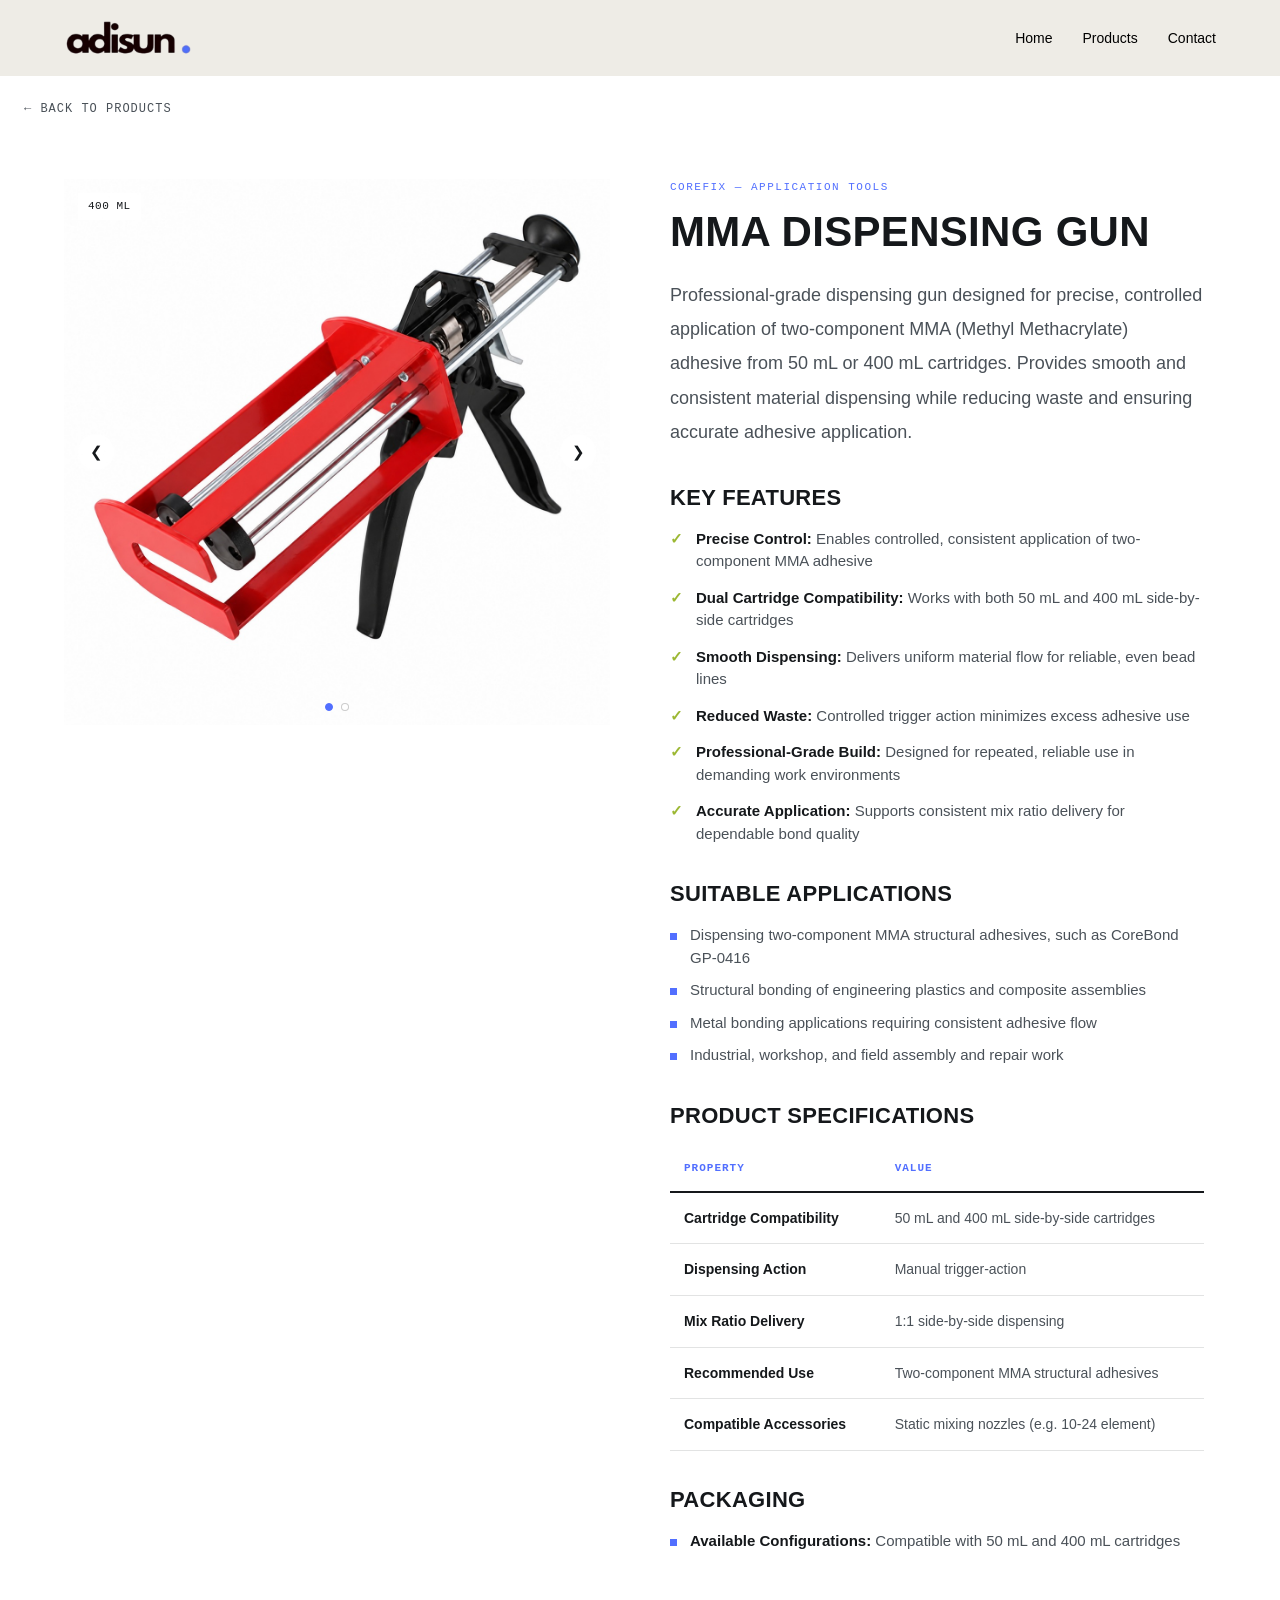
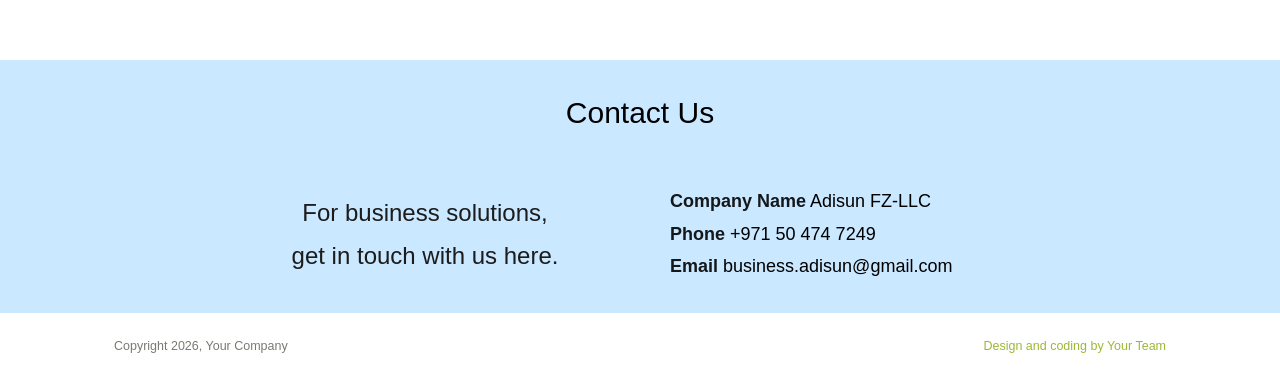
<file: mmaDispenser.html>
<!DOCTYPE html>
<html lang="en">
<head>
<meta charset="UTF-8">
<meta name="viewport" content="width=device-width, initial-scale=1.0">
<title>MMA Dispensing Gun — Adisun FZ-LLC</title>
<style>
  :root{
    --adisun-blue: #526fff;
    --ink:#15181B;
    --navy:#1B2530;
    --olive:#9CB833;
    --paper:#EEECE6;
    --paper-dim:#E2DFD6;
    --hazard:#F2B705;
    --rust:#C8501B;
    --steel:#4A5158;
    --line: rgba(21,24,27,0.12);
    --mono: 'IBM Plex Mono', ui-monospace, Menlo, Consolas, monospace;
    --disp: 'Barlow Condensed', 'Arial Narrow', sans-serif;
    --body: 'Inter', -apple-system, sans-serif;
  }
  *{box-sizing:border-box; margin:0; padding:0;}
  html{scroll-behavior:smooth;}
  body{ background:#fff; color:var(--ink); font-family:var(--body); line-height:1.5; }
  img{max-width:100%; display:block;}
  a{color:inherit; text-decoration:none;}
  ul{list-style:none;}
  button{font-family:inherit; cursor:pointer;}

  /* ---------- Header ---------- */
  header.site{
    background:var(--paper); color:#000;
  }
  .header-inner{
    max-width:1200px; margin:0 auto;
    display:flex; align-items:center; justify-content:space-between;
    padding:20px 24px;
  }
  .logo{
    width: 10vw;
  }
  .logo .accent{ color:var(--olive); font-weight:400; }
  nav.main-nav{ display:flex; gap:30px; align-items:center; }
  nav.main-nav a{
    font-size:14px; color:#000; display:flex; align-items:center; gap:6px;
  }
  nav.main-nav a:hover{ color:var(--adisun-blue); }
  nav.main-nav .badge{
    background:rgba(255,255,255,0.15); border-radius:50%;
    width:18px; height:18px; font-size:11px; display:flex; align-items:center; justify-content:center;
  }

  /* ---------- Product detail section (replaces hero + product grid) ---------- */
  .product-detail{
    max-width:1200px; margin:0 auto;
    padding:60px 24px 90px;
    display:grid;
    grid-template-columns:1fr 1fr;
    gap:60px;
    align-items:start;
  }
  .product-detail .image-col img{
    width:100%;
    aspect-ratio:1/1;
    object-fit:cover;
    background:var(--paper-dim);
  }

  /* ---------- Product image carousel (this page only) ---------- */
  .carousel{
    position:relative;
    aspect-ratio:1/1;
    overflow:hidden;
    background:var(--paper-dim);
  }
  .carousel-track{
    display:flex;
    height:100%;
    transition:transform 0.45s ease;
  }
  .carousel-img{
    height:100%;
    object-fit:cover;
    flex-shrink:0;
  }
  .carousel-arrow{
    position:absolute;
    top:50%;
    transform:translateY(-50%);
    background:rgba(255,255,255,0.85);
    border:none;
    width:36px; height:36px;
    border-radius:50%;
    font-size:15px;
    color:var(--ink);
    display:flex; align-items:center; justify-content:center;
    transition:0.2s;
  }
  .carousel-arrow:hover{ background:#fff; }
  .carousel-arrow.prev{ left:14px; }
  .carousel-arrow.next{ right:14px; }
  .carousel-dots{
    position:absolute;
    bottom:14px;
    left:50%;
    transform:translateX(-50%);
    display:flex;
    gap:8px;
  }
  .carousel-dots .dot{
    width:8px; height:8px;
    border-radius:50%;
    background:rgba(255,255,255,0.7);
    border:1px solid rgba(0,0,0,0.2);
    cursor:pointer;
    transition:0.2s;
  }
  .carousel-dots .dot.active{
    background:var(--adisun-blue);
    border-color:var(--adisun-blue);
  }
  .carousel-caption{
    position:absolute;
    top:14px;
    left:14px;
    background:rgba(255,255,255,0.85);
    color:var(--ink);
    font-family:var(--mono);
    font-size:11px;
    letter-spacing:0.5px;
    text-transform:uppercase;
    padding:5px 10px;
  }
  .product-detail .text-col{
    padding-right:12px;
  }
  .product-detail .cat{
    font-family:var(--mono); font-size:11px; color:var(--adisun-blue);
    letter-spacing:1.5px; text-transform:uppercase; margin-bottom:14px;
  }
  .product-detail h1{
    font-family:var(--disp); font-weight:700; font-size:42px;
    text-transform:uppercase; letter-spacing:0.3px;
    margin-bottom:24px;
    line-height:1.05;
  }
  .product-detail .details{
    color:var(--steel); font-size:18px; line-height:1.9;
  }
  .product-detail .details p{
    margin-bottom:18px;
  }
/*--------------Section Headings -------------- */
  .product-detail h2.section-heading{
    font-family:var(--disp); font-weight:700; font-size:22px;
    text-transform:uppercase; letter-spacing:0.3px;
    color:var(--ink);
    margin:32px 0 14px;
  }
/*--------------Feature / Application Lists -------------- */
  .feature-list{
    margin-bottom:18px;
  }
  .feature-list li{
    position:relative;
    padding-left:20px;
    margin-bottom:10px;
    font-size:15px;
    color:var(--steel);
  }
  .feature-list li::before{
    content:'';
    position:absolute;
    left:0; top:9px;
    width:7px; height:7px;
    background:var(--adisun-blue);
  }
  .feature-list li strong{
    color:var(--ink);
  }
/*-------------- Checkmark variant for Key Features -------------- */
  .feature-list.checklist li{
    padding-left:26px;
    margin-bottom:14px;
  }
  .feature-list.checklist li::before{
    content:'\2713';
    width:auto; height:auto;
    background:none;
    top:0;
    left:0;
    color:var(--olive);
    font-weight:700;
    font-size:15px;
  }
/*--------------Table Section -------------- */
.spec-table{
  width:100%;
  border-collapse:collapse;
  margin-top:10px;
}
.spec-table th,
.spec-table td{
  text-align:left;
  padding:12px 14px;
  border-bottom:1px solid var(--line);
  font-size:14px;
}
.spec-table th{
  font-family:var(--mono);
  font-size:11px;
  letter-spacing:1px;
  text-transform:uppercase;
  color:var(--adisun-blue);
  border-bottom:2px solid var(--ink);
}
.spec-table td:first-child{
  color:var(--ink);
  font-weight:600;
}
.spec-table td:last-child{
  color:var(--steel);
}
  /* Price display optional — uncomment to show pricing
  .product-detail .price{ font-family:var(--mono); font-weight:600; font-size:20px; margin-top:24px; color:var(--ink); }
  */
  .back-link{
    display:inline-block; margin:24px 24px 0; font-family:var(--mono); font-size:12px;
    letter-spacing:1px; text-transform:uppercase; color:var(--steel);
  }
  .back-link:hover{ color:var(--adisun-blue); }

  /* ---------- Contact Details (same as home page) ---------- */
  .info-block{
    background: #cae8ff; color:#000;
    padding:30px 18px;
    text-align:center;
  }
  .info-block h2{
    font-weight:400;
    font-size:30px;
    margin-bottom:50px;
  }
  .info-block-bottom{
    max-width:800px;
    margin:0 auto;
    display:flex;
    align-items:center;
    gap:60px;
  }
  .info-block-bottom .pitch{
    flex:1;
    text-align:center;
    color:#1c1c1c;
    font-size:24px;
    line-height:1.8;
  }
  .contact-list{
    flex:1;
    list-style:none;
    margin:0;
    padding:0;
    text-align:left;
  }
  .contact-list li{
    color:#000;
    font-size:18px;
    line-height:1.8;
  }
  .contact-list li strong{
    color:var(--ink);
  }

  /* ---------- Footer ---------- */
  footer{
    padding:24px; display:flex; justify-content:space-between; align-items:center;
    max-width:1100px; margin:0 auto; font-size:12.5px; color:#7a7a72; flex-wrap:wrap; gap:10px;
  }
  footer a{ color:var(--olive); }

  @media (max-width:900px){
    .product-detail{ grid-template-columns:1fr; }
    .product-detail .image-col{ position:static; }
    .product-detail .text-col{ max-height:none; overflow-y:visible; padding-right:0; }
    .info-block-bottom{ flex-direction:column; gap:30px; }
    .info-block-bottom .pitch{ text-align:center; }
  }
  @media (max-width:640px){
    nav.main-nav{ display:none; }
  }
</style>
</head>
<body>

<!-- ================= HEADER ================= -->
<header class="site">
  <div class="header-inner">
    <img src="WebsiteAssets/adisunEnhanced.png" alt="Site Logo" class="logo">
    <nav class="main-nav">
      <a href="index.html">Home</a>
      <a href="index.html#products">Products</a>
      <a href="index.html#contact">Contact</a>
    </nav>
  </div>
</header>

<a href="index.html#products" class="back-link">&larr; Back to Products</a>

<!-- ================= PRODUCT DETAIL ================= -->
<section class="product-detail">
  <div class="image-col">
    <div class="carousel" id="gunCarousel">
      <div class="carousel-track" id="gunCarouselTrack">
        <img class="carousel-img" src="WebsiteAssets/mmaDispenser400.jpeg" alt="MMA Dispensing Gun — 400 mL Cartridge">
        <img class="carousel-img" src="WebsiteAssets/mmaDispenser50.jpeg" alt="MMA Dispensing Gun — 50 mL Cartridge">
      </div>
      <div class="carousel-caption" id="gunCarouselCaption">400 mL</div>
      <button class="carousel-arrow prev" type="button" aria-label="Previous image" onclick="moveGunCarousel(-1)">&#10094;</button>
      <button class="carousel-arrow next" type="button" aria-label="Next image" onclick="moveGunCarousel(1)">&#10095;</button>
      <div class="carousel-dots" id="gunCarouselDots"></div>
    </div>
  </div>
  <div class="text-col">
    <div class="cat">CoreFix &mdash; Application Tools</div>
    <h1>MMA Dispensing Gun</h1>
    <div class="details">
      <p>Professional-grade dispensing gun designed for precise, controlled application of two-component MMA (Methyl Methacrylate) adhesive from 50 mL or 400 mL cartridges. Provides smooth and consistent material dispensing while reducing waste and ensuring accurate adhesive application.</p>
    </div>

    <h2 class="section-heading">Key Features</h2>
    <ul class="feature-list checklist">
      <li><strong>Precise Control:</strong> Enables controlled, consistent application of two-component MMA adhesive</li>
      <li><strong>Dual Cartridge Compatibility:</strong> Works with both 50 mL and 400 mL side-by-side cartridges</li>
      <li><strong>Smooth Dispensing:</strong> Delivers uniform material flow for reliable, even bead lines</li>
      <li><strong>Reduced Waste:</strong> Controlled trigger action minimizes excess adhesive use</li>
      <li><strong>Professional-Grade Build:</strong> Designed for repeated, reliable use in demanding work environments</li>
      <li><strong>Accurate Application:</strong> Supports consistent mix ratio delivery for dependable bond quality</li>
    </ul>

    <h2 class="section-heading">Suitable Applications</h2>
    <ul class="feature-list">
      <li>Dispensing two-component MMA structural adhesives, such as CoreBond GP-0416</li>
      <li>Structural bonding of engineering plastics and composite assemblies</li>
      <li>Metal bonding applications requiring consistent adhesive flow</li>
      <li>Industrial, workshop, and field assembly and repair work</li>
    </ul>

    <h2 class="section-heading">Product Specifications</h2>
    <div class="details">
      <table class="spec-table">
        <thead>
          <tr>
            <th>Property</th>
            <th>Value</th>
          </tr>
        </thead>
        <tbody>
          <tr><td>Cartridge Compatibility</td><td>50 mL and 400 mL side-by-side cartridges</td></tr>
          <tr><td>Dispensing Action</td><td>Manual trigger-action</td></tr>
          <tr><td>Mix Ratio Delivery</td><td>1:1 side-by-side dispensing</td></tr>
          <tr><td>Recommended Use</td><td>Two-component MMA structural adhesives</td></tr>
          <tr><td>Compatible Accessories</td><td>Static mixing nozzles (e.g. 10-24 element)</td></tr>
        </tbody>
      </table>
    </div>

    <h2 class="section-heading">Packaging</h2>
    <ul class="feature-list">
      <li><strong>Available Configurations:</strong> Compatible with 50 mL and 400 mL cartridges</li>
    </ul>

    <!-- <div class="price">Dhs. 0.00</div> -->
  </div>
</section>

<!-- ================= CONTACT DETAILS ================= -->
<div class="info-block">
  <h2>Contact Us</h2>
  <div class="info-block-bottom">
    <p class="pitch">For business solutions,<br> get in touch with us here.</p>
    <ul class="contact-list">
      <li><strong>Company Name</strong> Adisun FZ-LLC</li>
      <li><strong>Phone</strong> +971 50 474 7249</li>
      <li><strong>Email</strong> business.adisun@gmail.com</li>
    </ul>
  </div>
</div>

<!-- ================= FOOTER ================= -->
<footer id="contact">
  <span>Copyright 2026, Your Company</span>
  <a href="#">Design and coding by Your Team</a>
</footer>

<script>
/* ---------------- Product image carousel ---------------- */
(function(){
  const track   = document.getElementById('gunCarouselTrack');
  const dotsEl  = document.getElementById('gunCarouselDots');
  const caption = document.getElementById('gunCarouselCaption');
  const imgs    = Array.from(track.querySelectorAll('.carousel-img'));
  const count   = imgs.length;
  const labels  = ['400 mL', '50 mL'];
  let index = 0;

  /* size the track and each slide so percentages line up */
  track.style.width = (count * 100) + '%';
  imgs.forEach(img => { img.style.width = (100 / count) + '%'; });

  /* build the dot indicators */
  dotsEl.innerHTML = '';
  imgs.forEach((_, i) => {
    const dot = document.createElement('span');
    dot.className = 'dot' + (i === 0 ? ' active' : '');
    dot.addEventListener('click', () => goTo(i));
    dotsEl.appendChild(dot);
  });

  function update(){
    track.style.transform = `translateX(-${index * (100 / count)}%)`;
    dotsEl.querySelectorAll('.dot').forEach((d, i) => d.classList.toggle('active', i === index));
    if (caption) caption.textContent = labels[index] || '';
  }

  function goTo(i){
    index = (i + count) % count;
    update();
  }

  window.moveGunCarousel = function(dir){ goTo(index + dir); };

  update();
})();
</script>

</body>
</html>
</file>
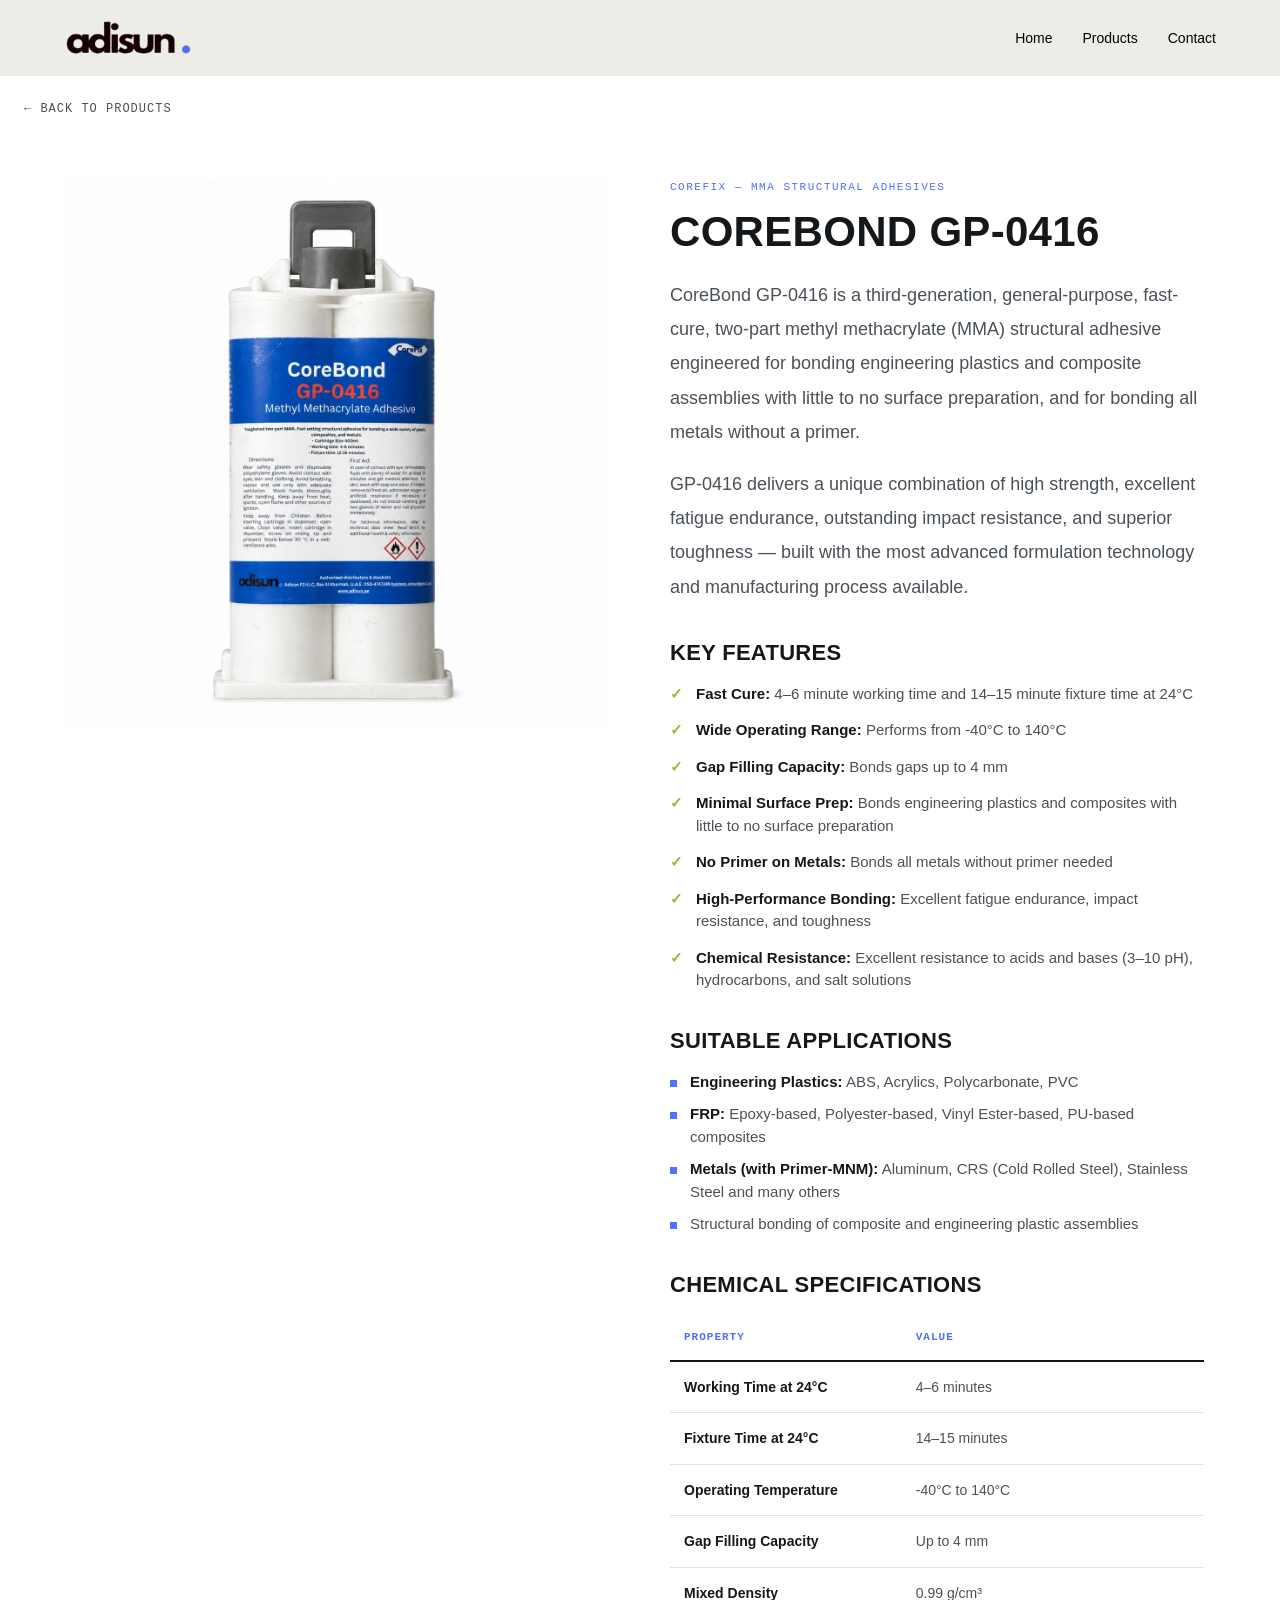
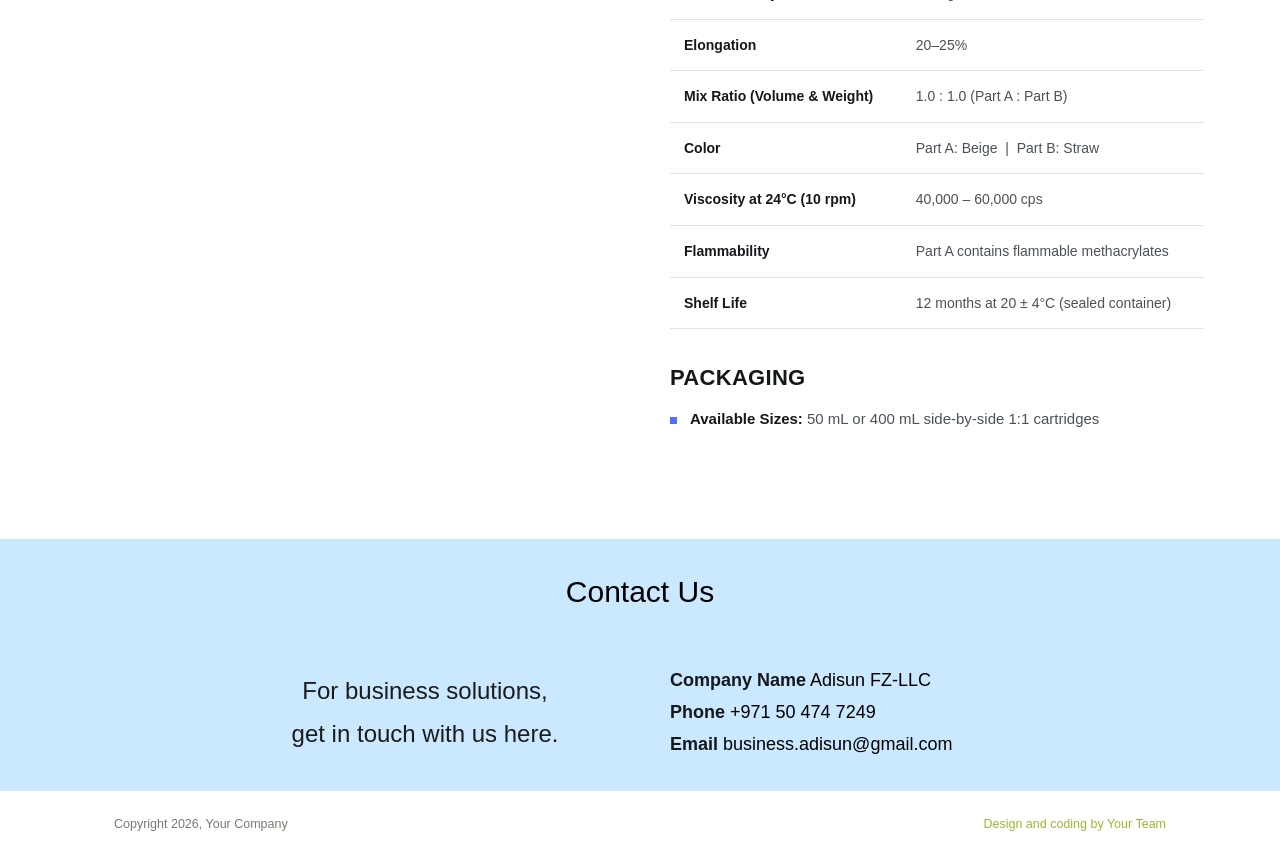
<file: mmaGP0416.html>
<!DOCTYPE html>
<html lang="en">
<head>
<meta charset="UTF-8">
<meta name="viewport" content="width=device-width, initial-scale=1.0">
<title>CoreBond GP-0416 — Adisun FZ-LLC</title>
<style>
  :root{
    --adisun-blue: #526fff;
    --ink:#15181B;
    --navy:#1B2530;
    --olive:#9CB833;
    --paper:#EEECE6;
    --paper-dim:#E2DFD6;
    --hazard:#F2B705;
    --rust:#C8501B;
    --steel:#4A5158;
    --line: rgba(21,24,27,0.12);
    --mono: 'IBM Plex Mono', ui-monospace, Menlo, Consolas, monospace;
    --disp: 'Barlow Condensed', 'Arial Narrow', sans-serif;
    --body: 'Inter', -apple-system, sans-serif;
  }
  *{box-sizing:border-box; margin:0; padding:0;}
  html{scroll-behavior:smooth;}
  body{ background:#fff; color:var(--ink); font-family:var(--body); line-height:1.5; }
  img{max-width:100%; display:block;}
  a{color:inherit; text-decoration:none;}
  ul{list-style:none;}
  button{font-family:inherit; cursor:pointer;}

  /* ---------- Header ---------- */
  header.site{
    background:var(--paper); color:#000;
  }
  .header-inner{
    max-width:1200px; margin:0 auto;
    display:flex; align-items:center; justify-content:space-between;
    padding:20px 24px;
  }
  .logo{
    width: 10vw;
  }
  .logo .accent{ color:var(--olive); font-weight:400; }
  nav.main-nav{ display:flex; gap:30px; align-items:center; }
  nav.main-nav a{
    font-size:14px; color:#000; display:flex; align-items:center; gap:6px;
  }
  nav.main-nav a:hover{ color:var(--adisun-blue); }
  nav.main-nav .badge{
    background:rgba(255,255,255,0.15); border-radius:50%;
    width:18px; height:18px; font-size:11px; display:flex; align-items:center; justify-content:center;
  }

  /* ---------- Product detail section (replaces hero + product grid) ---------- */
  .product-detail{
    max-width:1200px; margin:0 auto;
    padding:60px 24px 90px;
    display:grid;
    grid-template-columns:1fr 1fr;
    gap:60px;
    align-items:start;
  }
  .product-detail .image-col img{
    width:100%;
    aspect-ratio:1/1;
    object-fit:cover;
    background:var(--paper-dim);
  }
  .product-detail .text-col{
    padding-right:12px;
  }
  .product-detail .cat{
    font-family:var(--mono); font-size:11px; color:var(--adisun-blue);
    letter-spacing:1.5px; text-transform:uppercase; margin-bottom:14px;
  }
  .product-detail h1{
    font-family:var(--disp); font-weight:700; font-size:42px;
    text-transform:uppercase; letter-spacing:0.3px;
    margin-bottom:24px;
    line-height:1.05;
  }
  .product-detail .details{
    color:var(--steel); font-size:18px; line-height:1.9;
  }
  .product-detail .details p{
    margin-bottom:18px;
  }
/*--------------Section Headings -------------- */
  .product-detail h2.section-heading{
    font-family:var(--disp); font-weight:700; font-size:22px;
    text-transform:uppercase; letter-spacing:0.3px;
    color:var(--ink);
    margin:32px 0 14px;
  }
/*--------------Feature / Application Lists -------------- */
  .feature-list{
    margin-bottom:18px;
  }
  .feature-list li{
    position:relative;
    padding-left:20px;
    margin-bottom:10px;
    font-size:15px;
    color:var(--steel);
  }
  .feature-list li::before{
    content:'';
    position:absolute;
    left:0; top:9px;
    width:7px; height:7px;
    background:var(--adisun-blue);
  }
  .feature-list li strong{
    color:var(--ink);
  }
/*-------------- Checkmark variant for Key Features -------------- */
  .feature-list.checklist li{
    padding-left:26px;
    margin-bottom:14px;
  }
  .feature-list.checklist li::before{
    content:'\2713';
    width:auto; height:auto;
    background:none;
    top:0;
    left:0;
    color:var(--olive);
    font-weight:700;
    font-size:15px;
  }
/*--------------Table Section -------------- */
.spec-table{
  width:100%;
  border-collapse:collapse;
  margin-top:10px;
}
.spec-table th,
.spec-table td{
  text-align:left;
  padding:12px 14px;
  border-bottom:1px solid var(--line);
  font-size:14px;
}
.spec-table th{
  font-family:var(--mono);
  font-size:11px;
  letter-spacing:1px;
  text-transform:uppercase;
  color:var(--adisun-blue);
  border-bottom:2px solid var(--ink);
}
.spec-table td:first-child{
  color:var(--ink);
  font-weight:600;
}
.spec-table td:last-child{
  color:var(--steel);
}
  /* Price display optional — uncomment to show pricing
  .product-detail .price{ font-family:var(--mono); font-weight:600; font-size:20px; margin-top:24px; color:var(--ink); }
  */
  .back-link{
    display:inline-block; margin:24px 24px 0; font-family:var(--mono); font-size:12px;
    letter-spacing:1px; text-transform:uppercase; color:var(--steel);
  }
  .back-link:hover{ color:var(--adisun-blue); }

  /* ---------- Contact Details (same as home page) ---------- */
  .info-block{
    background: #cae8ff; color:#000;
    padding:30px 18px;
    text-align:center;
  }
  .info-block h2{
    font-weight:400;
    font-size:30px;
    margin-bottom:50px;
  }
  .info-block-bottom{
    max-width:800px;
    margin:0 auto;
    display:flex;
    align-items:center;
    gap:60px;
  }
  .info-block-bottom .pitch{
    flex:1;
    text-align:center;
    color:#1c1c1c;
    font-size:24px;
    line-height:1.8;
  }
  .contact-list{
    flex:1;
    list-style:none;
    margin:0;
    padding:0;
    text-align:left;
  }
  .contact-list li{
    color:#000;
    font-size:18px;
    line-height:1.8;
  }
  .contact-list li strong{
    color:var(--ink);
  }

  /* ---------- Footer ---------- */
  footer{
    padding:24px; display:flex; justify-content:space-between; align-items:center;
    max-width:1100px; margin:0 auto; font-size:12.5px; color:#7a7a72; flex-wrap:wrap; gap:10px;
  }
  footer a{ color:var(--olive); }

  @media (max-width:900px){
    .product-detail{ grid-template-columns:1fr; }
    .product-detail .image-col{ position:static; }
    .product-detail .text-col{ max-height:none; overflow-y:visible; padding-right:0; }
    .info-block-bottom{ flex-direction:column; gap:30px; }
    .info-block-bottom .pitch{ text-align:center; }
  }
  @media (max-width:640px){
    nav.main-nav{ display:none; }
  }
</style>
</head>
<body>

<!-- ================= HEADER ================= -->
<header class="site">
  <div class="header-inner">
    <img src="WebsiteAssets/adisunEnhanced.png" alt="Site Logo" class="logo">
    <nav class="main-nav">
      <a href="index.html">Home</a>
      <a href="index.html#products">Products</a>
      <a href="index.html#contact">Contact</a>
    </nav>
  </div>
</header>

<a href="index.html#products" class="back-link">&larr; Back to Products</a>

<!-- ================= PRODUCT DETAIL ================= -->
<section class="product-detail">
  <div class="image-col">
    <img src="WebsiteAssets/corebond0416.jpeg" alt="CoreBond GP-0416">
  </div>
  <div class="text-col">
    <div class="cat">CoreFix &mdash; MMA Structural Adhesives</div>
    <h1>CoreBond GP-0416</h1>
    <div class="details">
      <p>CoreBond GP-0416 is a third-generation, general-purpose, fast-cure, two-part methyl methacrylate (MMA) structural adhesive engineered for bonding engineering plastics and composite assemblies with little to no surface preparation, and for bonding all metals without a primer.</p>
      <p>GP-0416 delivers a unique combination of high strength, excellent fatigue endurance, outstanding impact resistance, and superior toughness &mdash; built with the most advanced formulation technology and manufacturing process available.</p>
    </div>

    <h2 class="section-heading">Key Features</h2>
    <ul class="feature-list checklist">
      <li><strong>Fast Cure:</strong> 4&ndash;6 minute working time and 14&ndash;15 minute fixture time at 24°C</li>
      <li><strong>Wide Operating Range:</strong> Performs from -40°C to 140°C</li>
      <li><strong>Gap Filling Capacity:</strong> Bonds gaps up to 4 mm</li>
      <li><strong>Minimal Surface Prep:</strong> Bonds engineering plastics and composites with little to no surface preparation</li>
      <li><strong>No Primer on Metals:</strong> Bonds all metals without primer needed</li>
      <li><strong>High-Performance Bonding:</strong> Excellent fatigue endurance, impact resistance, and toughness</li>
      <li><strong>Chemical Resistance:</strong> Excellent resistance to acids and bases (3&ndash;10 pH), hydrocarbons, and salt solutions</li>
    </ul>

    <h2 class="section-heading">Suitable Applications</h2>
    <ul class="feature-list">
      <li><strong>Engineering Plastics:</strong> ABS, Acrylics, Polycarbonate, PVC</li>
      <li><strong>FRP:</strong> Epoxy-based, Polyester-based, Vinyl Ester-based, PU-based composites</li>
      <li><strong>Metals (with Primer-MNM):</strong> Aluminum, CRS (Cold Rolled Steel), Stainless Steel and many others</li>
      <li>Structural bonding of composite and engineering plastic assemblies</li>
    </ul>

    <h2 class="section-heading">Chemical Specifications</h2>
    <div class="details">
      <table class="spec-table">
        <thead>
          <tr>
            <th>Property</th>
            <th>Value</th>
          </tr>
        </thead>
        <tbody>
          <tr><td>Working Time at 24°C</td><td>4&ndash;6 minutes</td></tr>
          <tr><td>Fixture Time at 24°C</td><td>14&ndash;15 minutes</td></tr>
          <tr><td>Operating Temperature</td><td>-40°C to 140°C</td></tr>
          <tr><td>Gap Filling Capacity</td><td>Up to 4 mm</td></tr>
          <tr><td>Mixed Density</td><td>0.99 g/cm&sup3;</td></tr>
          <tr><td>Elongation</td><td>20&ndash;25%</td></tr>
          <tr><td>Mix Ratio (Volume &amp; Weight)</td><td>1.0 : 1.0 (Part A : Part B)</td></tr>
          <tr><td>Color</td><td>Part A: Beige &nbsp;|&nbsp; Part B: Straw</td></tr>
          <tr><td>Viscosity at 24°C (10 rpm)</td><td>40,000 &ndash; 60,000 cps</td></tr>
          <tr><td>Flammability</td><td>Part A contains flammable methacrylates</td></tr>
          <tr><td>Shelf Life</td><td>12 months at 20 ± 4°C (sealed container)</td></tr>
        </tbody>
      </table>
    </div>

    <h2 class="section-heading">Packaging</h2>
    <ul class="feature-list">
      <li><strong>Available Sizes:</strong> 50 mL or 400 mL side-by-side 1:1 cartridges</li>
    </ul>

    <!-- <div class="price">Dhs. 0.00</div> -->
  </div>
</section>

<!-- ================= CONTACT DETAILS ================= -->
<div class="info-block">
  <h2>Contact Us</h2>
  <div class="info-block-bottom">
    <p class="pitch">For business solutions,<br> get in touch with us here.</p>
    <ul class="contact-list">
      <li><strong>Company Name</strong> Adisun FZ-LLC</li>
      <li><strong>Phone</strong> +971 50 474 7249</li>
      <li><strong>Email</strong> business.adisun@gmail.com</li>
    </ul>
  </div>
</div>

<!-- ================= FOOTER ================= -->
<footer id="contact">
  <span>Copyright 2026, Your Company</span>
  <a href="#">Design and coding by Your Team</a>
</footer>

</body>
</html>
</file>
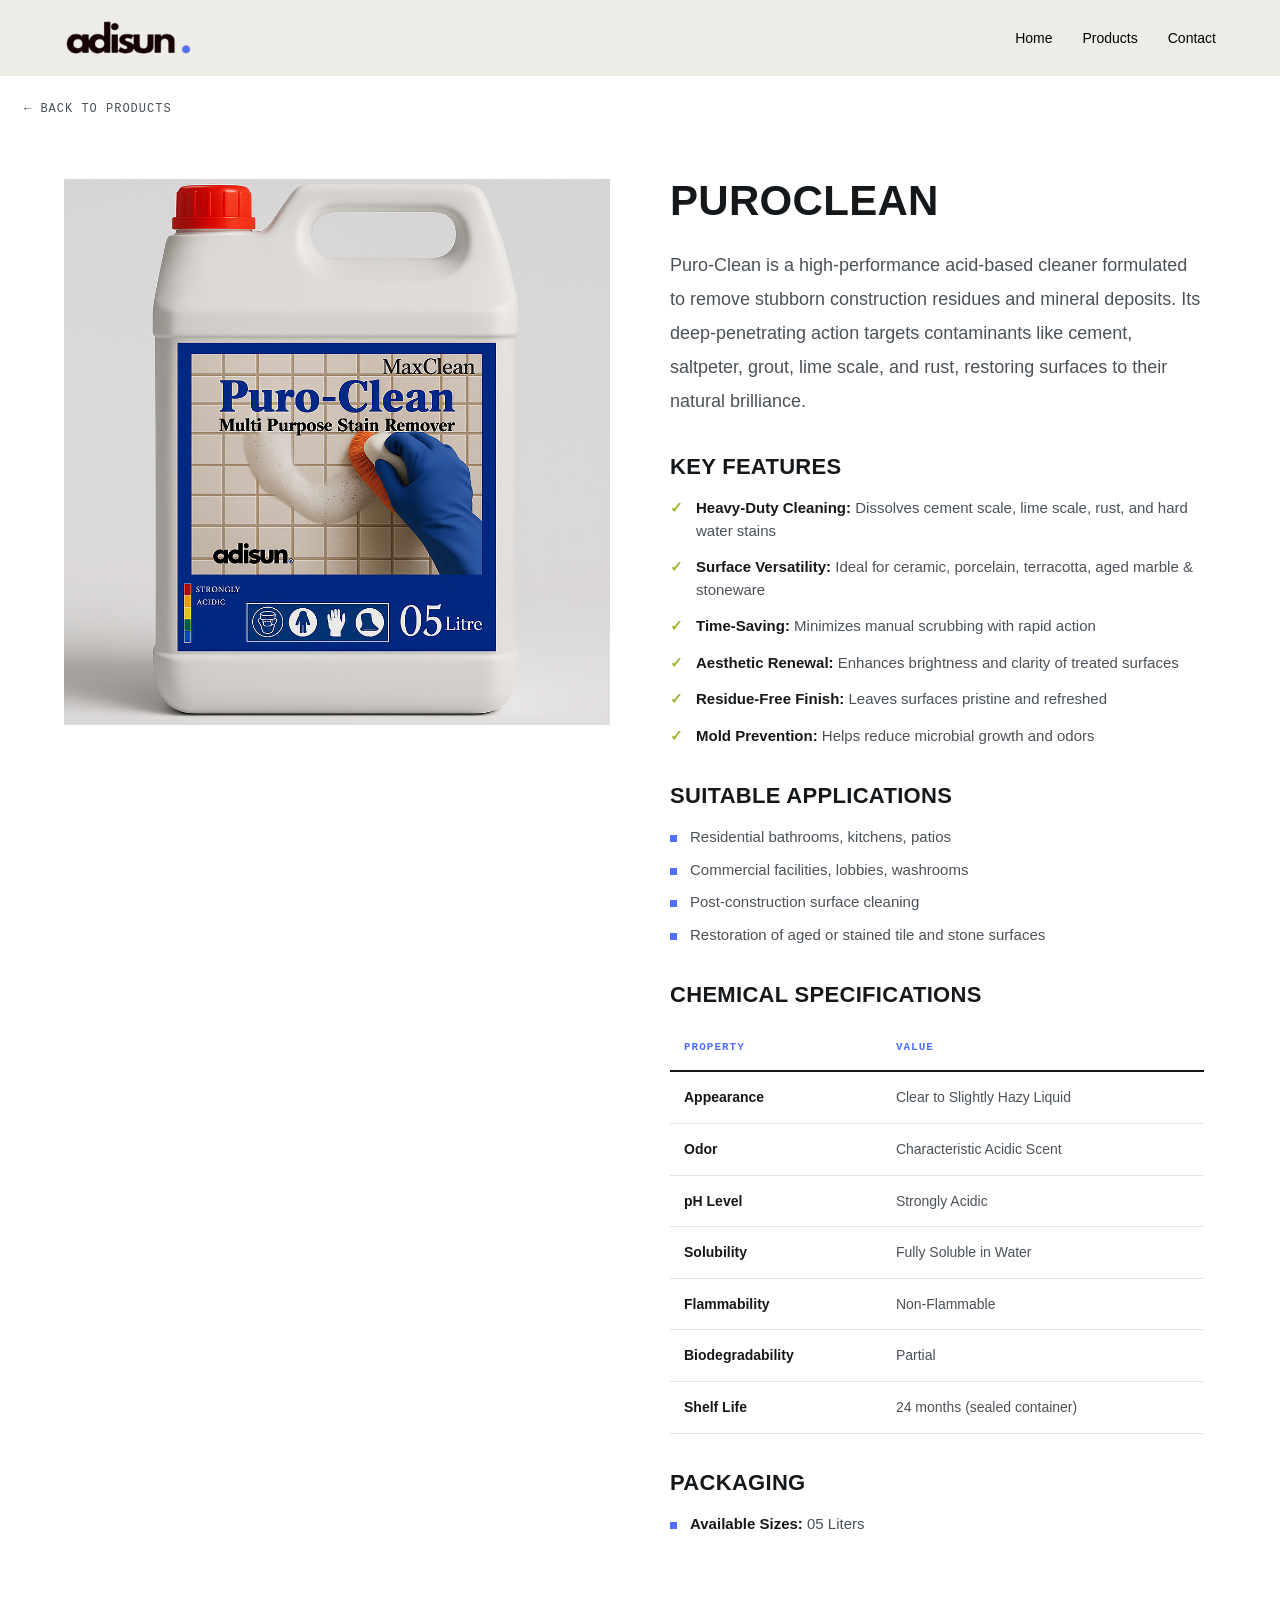
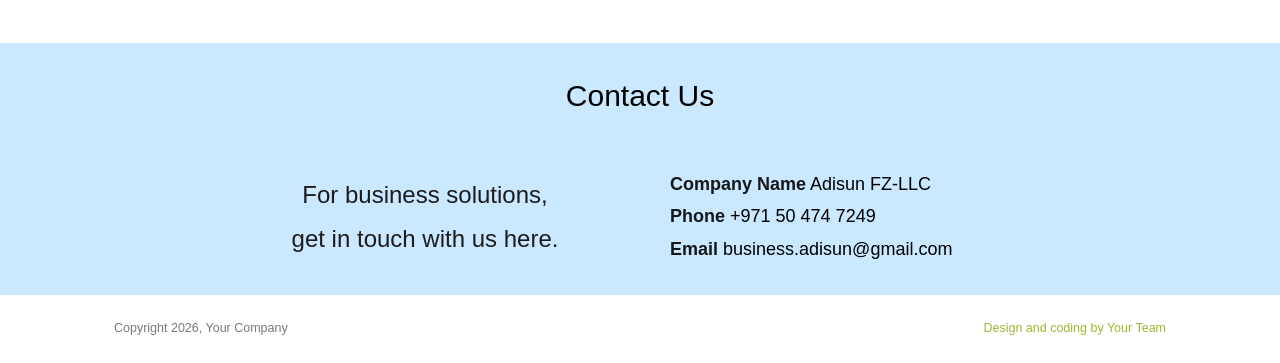
<file: puroCleanIndex.html>
<!DOCTYPE html>
<html lang="en">
<head>
<meta charset="UTF-8">
<meta name="viewport" content="width=device-width, initial-scale=1.0">
<title>PuroClean — Adisun FZ-LLC</title>
<style>
  :root{
    --adisun-blue: #526fff;
    --ink:#15181B;
    --navy:#1B2530;
    --olive:#9CB833;
    --paper:#EEECE6;
    --paper-dim:#E2DFD6;
    --hazard:#F2B705;
    --rust:#C8501B;
    --steel:#4A5158;
    --line: rgba(21,24,27,0.12);
    --mono: 'IBM Plex Mono', ui-monospace, Menlo, Consolas, monospace;
    --disp: 'Barlow Condensed', 'Arial Narrow', sans-serif;
    --body: 'Inter', -apple-system, sans-serif;
  }
  *{box-sizing:border-box; margin:0; padding:0;}
  html{scroll-behavior:smooth;}
  body{ background:#fff; color:var(--ink); font-family:var(--body); line-height:1.5; }
  img{max-width:100%; display:block;}
  a{color:inherit; text-decoration:none;}
  ul{list-style:none;}
  button{font-family:inherit; cursor:pointer;}

  /* ---------- Header ---------- */
  header.site{
    background:var(--paper); color:#000;
  }
  .header-inner{
    max-width:1200px; margin:0 auto;
    display:flex; align-items:center; justify-content:space-between;
    padding:20px 24px;
  }
  .logo{
    width: 10vw;
  }
  .logo .accent{ color:var(--olive); font-weight:400; }
  nav.main-nav{ display:flex; gap:30px; align-items:center; }
  nav.main-nav a{
    font-size:14px; color:#000; display:flex; align-items:center; gap:6px;
  }
  nav.main-nav a:hover{ color:var(--adisun-blue); }
  nav.main-nav .badge{
    background:rgba(255,255,255,0.15); border-radius:50%;
    width:18px; height:18px; font-size:11px; display:flex; align-items:center; justify-content:center;
  }

  /* ---------- Product detail section (replaces hero + product grid) ---------- */
  .product-detail{
    max-width:1200px; margin:0 auto;
    padding:60px 24px 90px;
    display:grid;
    grid-template-columns:1fr 1fr;
    gap:60px;
    align-items:start;
  }
  .product-detail .image-col img{
    width:100%;
    aspect-ratio:1/1;
    object-fit:cover;
    background:var(--paper-dim);
  }
  .product-detail .text-col{
    padding-right:12px;
  }
  .product-detail .cat{
    font-family:var(--mono); font-size:11px; color:var(--adisun-blue);
    letter-spacing:1.5px; text-transform:uppercase; margin-bottom:14px;
  }
  .product-detail h1{
    font-family:var(--disp); font-weight:700; font-size:42px;
    text-transform:uppercase; letter-spacing:0.3px;
    margin-bottom:24px;
    line-height:1.05;
  }
  .product-detail .details{
    color:var(--steel); font-size:18px; line-height:1.9;
  }
  .product-detail .details p{
    margin-bottom:18px;
  }
/*--------------Section Headings -------------- */
  .product-detail h2.section-heading{
    font-family:var(--disp); font-weight:700; font-size:22px;
    text-transform:uppercase; letter-spacing:0.3px;
    color:var(--ink);
    margin:32px 0 14px;
  }
/*--------------Feature / Application Lists -------------- */
  .feature-list{
    margin-bottom:18px;
  }
  .feature-list li{
    position:relative;
    padding-left:20px;
    margin-bottom:10px;
    font-size:15px;
    color:var(--steel);
  }
  .feature-list li::before{
    content:'';
    position:absolute;
    left:0; top:9px;
    width:7px; height:7px;
    background:var(--adisun-blue);
  }
  .feature-list li strong{
    color:var(--ink);
  }
/*-------------- Checkmark variant for Key Features -------------- */
  .feature-list.checklist li{
    padding-left:26px;
    margin-bottom:14px;
  }
  .feature-list.checklist li::before{
    content:'\2713';
    width:auto; height:auto;
    background:none;
    top:0;
    left:0;
    color:var(--olive);
    font-weight:700;
    font-size:15px;
  }
/*--------------Table Section -------------- */
.spec-table{
  width:100%;
  border-collapse:collapse;
  margin-top:10px;
}
.spec-table th,
.spec-table td{
  text-align:left;
  padding:12px 14px;
  border-bottom:1px solid var(--line);
  font-size:14px;
}
.spec-table th{
  font-family:var(--mono);
  font-size:11px;
  letter-spacing:1px;
  text-transform:uppercase;
  color:var(--adisun-blue);
  border-bottom:2px solid var(--ink);
}
.spec-table td:first-child{
  color:var(--ink);
  font-weight:600;
}
.spec-table td:last-child{
  color:var(--steel);
}
  /* Price display optional — uncomment to show pricing
  .product-detail .price{ font-family:var(--mono); font-weight:600; font-size:20px; margin-top:24px; color:var(--ink); }
  */
  .back-link{
    display:inline-block; margin:24px 24px 0; font-family:var(--mono); font-size:12px;
    letter-spacing:1px; text-transform:uppercase; color:var(--steel);
  }
  .back-link:hover{ color:var(--adisun-blue); }

  /* ---------- Contact Details (same as home page) ---------- */
  .info-block{
    background: #cae8ff; color:#000;
    padding:30px 18px;
    text-align:center;
  }
  .info-block h2{
    font-weight:400;
    font-size:30px;
    margin-bottom:50px;
  }
  .info-block-bottom{
    max-width:800px;
    margin:0 auto;
    display:flex;
    align-items:center;
    gap:60px;
  }
  .info-block-bottom .pitch{
    flex:1;
    text-align:center;
    color:#1c1c1c;
    font-size:24px;
    line-height:1.8;
  }
  .contact-list{
    flex:1;
    list-style:none;
    margin:0;
    padding:0;
    text-align:left;
  }
  .contact-list li{
    color:#000;
    font-size:18px;
    line-height:1.8;
  }
  .contact-list li strong{
    color:var(--ink);
  }

  /* ---------- Footer ---------- */
  footer{
    padding:24px; display:flex; justify-content:space-between; align-items:center;
    max-width:1100px; margin:0 auto; font-size:12.5px; color:#7a7a72; flex-wrap:wrap; gap:10px;
  }
  footer a{ color:var(--olive); }

  @media (max-width:900px){
    .product-detail{ grid-template-columns:1fr; }
    .product-detail .image-col{ position:static; }
    .product-detail .text-col{ max-height:none; overflow-y:visible; padding-right:0; }
    .info-block-bottom{ flex-direction:column; gap:30px; }
    .info-block-bottom .pitch{ text-align:center; }
  }
  @media (max-width:640px){
    nav.main-nav{ display:none; }
  }
</style>
</head>
<body>

<!-- ================= HEADER ================= -->
<header class="site">
  <div class="header-inner">
    <img src="WebsiteAssets/adisunEnhanced.png" alt="Site Logo" class="logo">
    <nav class="main-nav">
      <a href="index.html">Home</a>
      <a href="index.html#products">Products</a>
      <a href="index.html#contact">Contact</a>
    </nav>
  </div>
</header>

<a href="index.html#products" class="back-link">&larr; Back to Products</a>

<!-- ================= PRODUCT DETAIL ================= -->
<section class="product-detail">
  <div class="image-col">
    <img src="WebsiteAssets/PuroClean.png" alt="PuroClean">
  </div>
  <div class="text-col">
    <h1>PuroClean</h1>
    <div class="details">
      <p>Puro-Clean is a high-performance acid-based cleaner formulated to remove stubborn construction residues and mineral deposits. Its deep-penetrating action targets contaminants like cement, saltpeter, grout, lime scale, and rust, restoring surfaces to their natural brilliance.</p>
    </div>

    <h2 class="section-heading">Key Features</h2>
    <ul class="feature-list checklist">
      <li><strong>Heavy-Duty Cleaning:</strong> Dissolves cement scale, lime scale, rust, and hard water stains</li>
      <li><strong>Surface Versatility:</strong> Ideal for ceramic, porcelain, terracotta, aged marble &amp; stoneware</li>
      <li><strong>Time-Saving:</strong> Minimizes manual scrubbing with rapid action</li>
      <li><strong>Aesthetic Renewal:</strong> Enhances brightness and clarity of treated surfaces</li>
      <li><strong>Residue-Free Finish:</strong> Leaves surfaces pristine and refreshed</li>
      <li><strong>Mold Prevention:</strong> Helps reduce microbial growth and odors</li>
    </ul>

    <h2 class="section-heading">Suitable Applications</h2>
    <ul class="feature-list">
      <li>Residential bathrooms, kitchens, patios</li>
      <li>Commercial facilities, lobbies, washrooms</li>
      <li>Post-construction surface cleaning</li>
      <li>Restoration of aged or stained tile and stone surfaces</li>
    </ul>

    <h2 class="section-heading">Chemical Specifications</h2>
    <div class="details">
      <table class="spec-table">
        <thead>
          <tr>
            <th>Property</th>
            <th>Value</th>
          </tr>
        </thead>
        <tbody>
          <tr><td>Appearance</td><td>Clear to Slightly Hazy Liquid</td></tr>
          <tr><td>Odor</td><td>Characteristic Acidic Scent</td></tr>
          <tr><td>pH Level</td><td>Strongly Acidic</td></tr>
          <tr><td>Solubility</td><td>Fully Soluble in Water</td></tr>
          <tr><td>Flammability</td><td>Non-Flammable</td></tr>
          <tr><td>Biodegradability</td><td>Partial</td></tr>
          <tr><td>Shelf Life</td><td>24 months (sealed container)</td></tr>
        </tbody>
      </table>
    </div>

    <h2 class="section-heading">Packaging</h2>
    <ul class="feature-list">
      <li><strong>Available Sizes:</strong> 05 Liters</li>
    </ul>

    <!-- <div class="price">Dhs. 0.00</div> -->
  </div>
</section>

<!-- ================= CONTACT DETAILS ================= -->
<div class="info-block">
  <h2>Contact Us</h2>
  <div class="info-block-bottom">
    <p class="pitch">For business solutions,<br> get in touch with us here.</p>
    <ul class="contact-list">
      <li><strong>Company Name</strong> Adisun FZ-LLC</li>
      <li><strong>Phone</strong> +971 50 474 7249</li>
      <li><strong>Email</strong> business.adisun@gmail.com</li>
    </ul>
  </div>
</div>

<!-- ================= FOOTER ================= -->
<footer id="contact">
  <span>Copyright 2026, Your Company</span>
  <a href="#">Design and coding by Your Team</a>
</footer>

</body>
</html>
</file>
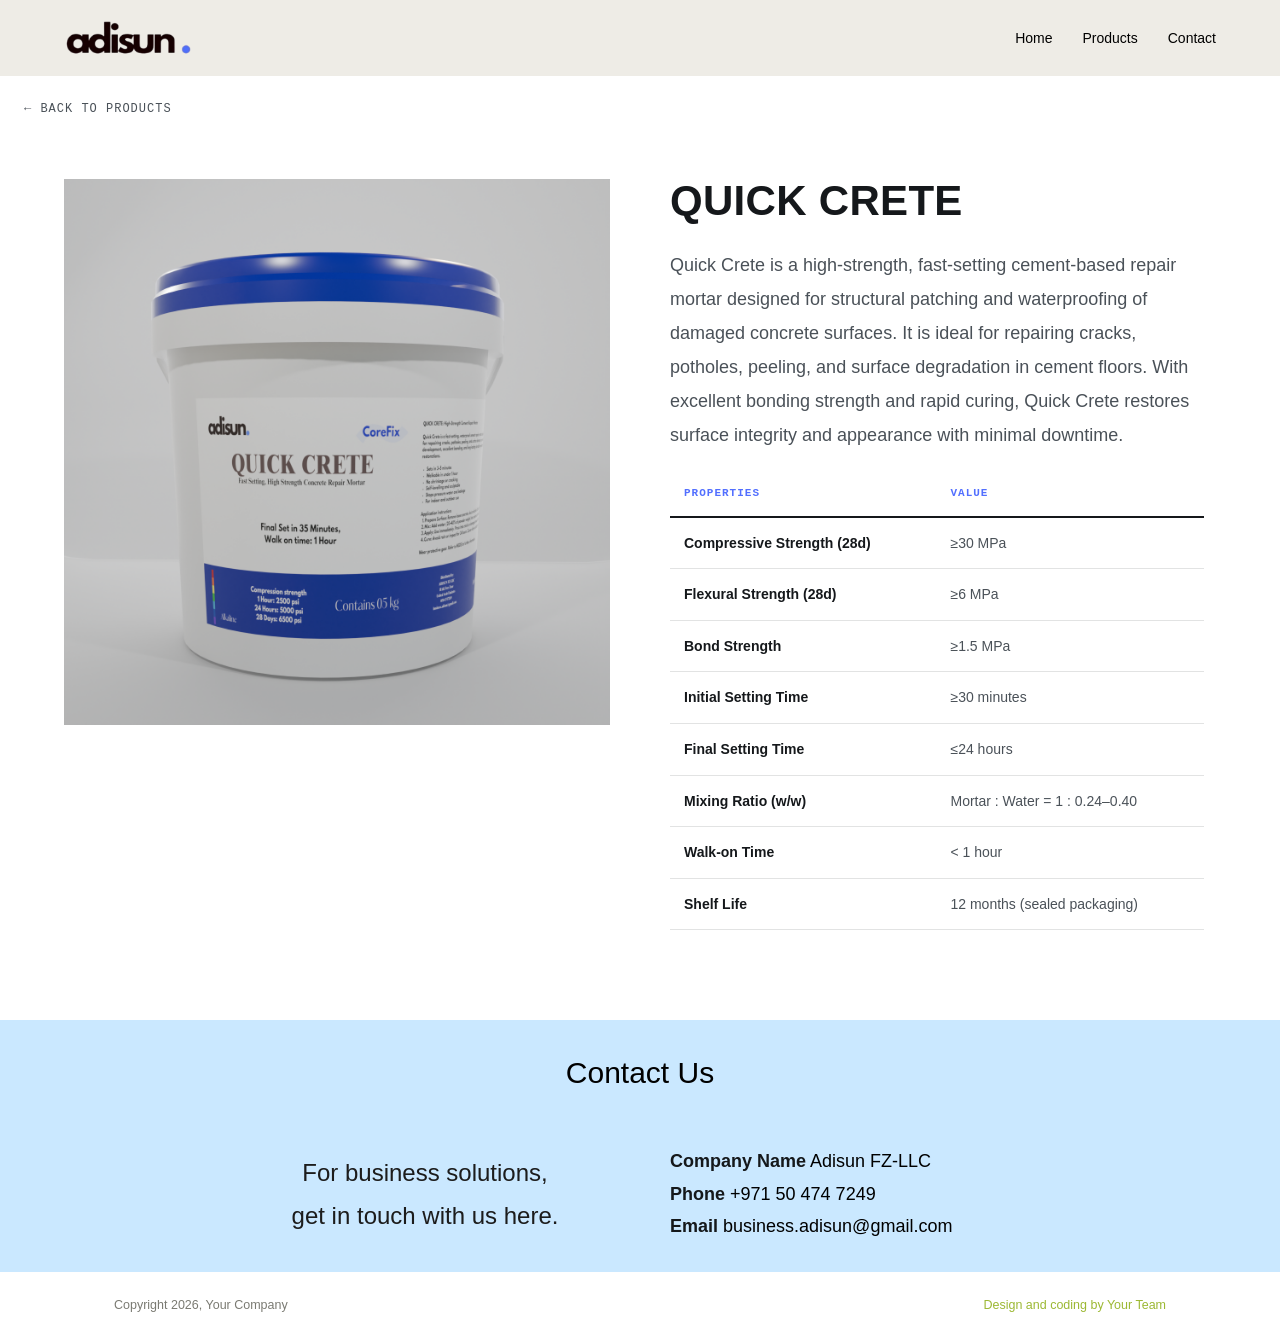
<file: quickCreteIndex.html>
<!DOCTYPE html>
<html lang="en">
<head>
<meta charset="UTF-8">
<meta name="viewport" content="width=device-width, initial-scale=1.0">
<title>Quick Crete — Adisun FZ-LLC</title>
<style>
  :root{
    --adisun-blue: #526fff;
    --ink:#15181B;
    --navy:#1B2530;
    --olive:#9CB833;
    --paper:#EEECE6;
    --paper-dim:#E2DFD6;
    --hazard:#F2B705;
    --rust:#C8501B;
    --steel:#4A5158;
    --line: rgba(21,24,27,0.12);
    --mono: 'IBM Plex Mono', ui-monospace, Menlo, Consolas, monospace;
    --disp: 'Barlow Condensed', 'Arial Narrow', sans-serif;
    --body: 'Inter', -apple-system, sans-serif;
  }
  *{box-sizing:border-box; margin:0; padding:0;}
  html{scroll-behavior:smooth;}
  body{ background:#fff; color:var(--ink); font-family:var(--body); line-height:1.5; }
  img{max-width:100%; display:block;}
  a{color:inherit; text-decoration:none;}
  ul{list-style:none;}
  button{font-family:inherit; cursor:pointer;}

  /* ---------- Header ---------- */
  header.site{
    background:var(--paper); color:#000;
  }
  .header-inner{
    max-width:1200px; margin:0 auto;
    display:flex; align-items:center; justify-content:space-between;
    padding:20px 24px;
  }
  .logo{
    width: 10vw;
  }
  .logo .accent{ color:var(--olive); font-weight:400; }
  nav.main-nav{ display:flex; gap:30px; align-items:center; }
  nav.main-nav a{
    font-size:14px; color:#000; display:flex; align-items:center; gap:6px;
  }
  nav.main-nav a:hover{ color:var(--adisun-blue); }
  nav.main-nav .badge{
    background:rgba(255,255,255,0.15); border-radius:50%;
    width:18px; height:18px; font-size:11px; display:flex; align-items:center; justify-content:center;
  }

  /* ---------- Product detail section (replaces hero + product grid) ---------- */
  .product-detail{
    max-width:1200px; margin:0 auto;
    padding:60px 24px 90px;
    display:grid;
    grid-template-columns:1fr 1fr;
    gap:60px;
    align-items:start;
  }
  .product-detail .image-col img{
    width:100%;
    aspect-ratio:1/1;
    object-fit:cover;
    background:var(--paper-dim);
  }
  .product-detail .text-col{
    padding-right:12px;
  }
  .product-detail .cat{
    font-family:var(--mono); font-size:11px; color:var(--adisun-blue);
    letter-spacing:1.5px; text-transform:uppercase; margin-bottom:14px;
  }
  .product-detail h1{
    font-family:var(--disp); font-weight:700; font-size:42px;
    text-transform:uppercase; letter-spacing:0.3px;
    margin-bottom:24px;
    line-height:1.05;
  }
  .product-detail .details{
    color:var(--steel); font-size:18px; line-height:1.9;
  }
  .product-detail .details p{
    margin-bottom:18px;
  }
/*--------------Table Section -------------- */
.spec-table{
  width:100%;
  border-collapse:collapse;
  margin-top:10px;
}
.spec-table th,
.spec-table td{
  text-align:left;
  padding:12px 14px;
  border-bottom:1px solid var(--line);
  font-size:14px;
}
.spec-table th{
  font-family:var(--mono);
  font-size:11px;
  letter-spacing:1px;
  text-transform:uppercase;
  color:var(--adisun-blue);
  border-bottom:2px solid var(--ink);
}
.spec-table td:first-child{
  color:var(--ink);
  font-weight:600;
}
.spec-table td:last-child{
  color:var(--steel);
}
  /* Price display optional — uncomment to show pricing
  .product-detail .price{ font-family:var(--mono); font-weight:600; font-size:20px; margin-top:24px; color:var(--ink); }
  */
  .back-link{
    display:inline-block; margin:24px 24px 0; font-family:var(--mono); font-size:12px;
    letter-spacing:1px; text-transform:uppercase; color:var(--steel);
  }
  .back-link:hover{ color:var(--adisun-blue); }

  /* ---------- Contact Details (same as home page) ---------- */
  .info-block{
    background: #cae8ff; color:#000;
    padding:30px 18px;
    text-align:center;
  }
  .info-block h2{
    font-weight:400;
    font-size:30px;
    margin-bottom:50px;
  }
  .info-block-bottom{
    max-width:800px;
    margin:0 auto;
    display:flex;
    align-items:center;
    gap:60px;
  }
  .info-block-bottom .pitch{
    flex:1;
    text-align:center;
    color:#1c1c1c;
    font-size:24px;
    line-height:1.8;
  }
  .contact-list{
    flex:1;
    list-style:none;
    margin:0;
    padding:0;
    text-align:left;
  }
  .contact-list li{
    color:#000;
    font-size:18px;
    line-height:1.8;
  }
  .contact-list li strong{
    color:var(--ink);
  }

  /* ---------- Footer ---------- */
  footer{
    padding:24px; display:flex; justify-content:space-between; align-items:center;
    max-width:1100px; margin:0 auto; font-size:12.5px; color:#7a7a72; flex-wrap:wrap; gap:10px;
  }
  footer a{ color:var(--olive); }

  @media (max-width:900px){
    .product-detail{ grid-template-columns:1fr; }
    .product-detail .image-col{ position:static; }
    .product-detail .text-col{ max-height:none; overflow-y:visible; padding-right:0; }
    .info-block-bottom{ flex-direction:column; gap:30px; }
    .info-block-bottom .pitch{ text-align:center; }
  }
  @media (max-width:640px){
    nav.main-nav{ display:none; }
  }
</style>
</head>
<body>

<!-- ================= HEADER ================= -->
<header class="site">
  <div class="header-inner">
    <img src="WebsiteAssets/adisunEnhanced.png" alt="Site Logo" class="logo">
    <nav class="main-nav">
      <a href="index.html">Home</a>
      <a href="index.html#products">Products</a>
      <a href="index.html#contact">Contact</a>
    </nav>
  </div>
</header>

<a href="index.html#products" class="back-link">&larr; Back to Products</a>

<!-- ================= PRODUCT DETAIL ================= -->
<section class="product-detail">
  <div class="image-col">
    <img src="WebsiteAssets/Quick crete.png" alt="Quick Crete 05 Kg">
  </div>
  <div class="text-col">
    <h1>Quick Crete</h1>
    <div class="details">
      <p>Quick Crete is a high-strength, fast-setting cement-based repair mortar designed for structural patching and waterproofing of damaged concrete surfaces. It is ideal for repairing cracks, potholes, peeling, and surface degradation in cement floors. With excellent bonding strength and rapid curing, Quick Crete restores surface integrity and appearance with minimal downtime.</p>
    </div>
    <div class="details">
  <table class="spec-table">
    <thead>
      <tr>
        <th>Properties</th>
        <th>Value</th>
      </tr>
    </thead>
    <tbody>
      <tr><td>Compressive Strength (28d)</td><td>≥30 MPa</td></tr>
      <tr><td>Flexural Strength (28d)</td><td>≥6 MPa</td></tr>
      <tr><td>Bond Strength</td><td>≥1.5 MPa</td></tr>
      <tr><td>Initial Setting Time</td><td>≥30 minutes</td></tr>
      <tr><td>Final Setting Time</td><td>≤24 hours</td></tr>
      <tr><td>Mixing Ratio (w/w)</td><td>Mortar : Water = 1 : 0.24–0.40</td></tr>
      <tr><td>Walk-on Time</td><td>&lt; 1 hour</td></tr>
      <tr><td>Shelf Life</td><td>12 months (sealed packaging)</td></tr>
    </tbody>
  </table>
</div>
    <!-- <div class="price">Dhs. 0.00</div> -->
  </div>
</section>

<!-- ================= CONTACT DETAILS ================= -->
<div class="info-block">
  <h2>Contact Us</h2>
  <div class="info-block-bottom">
    <p class="pitch">For business solutions,<br> get in touch with us here.</p>
    <ul class="contact-list">
      <li><strong>Company Name</strong> Adisun FZ-LLC</li>
      <li><strong>Phone</strong> +971 50 474 7249</li>
      <li><strong>Email</strong> business.adisun@gmail.com</li>
    </ul>
  </div>
</div>

<!-- ================= FOOTER ================= -->
<footer id="contact">
  <span>Copyright 2026, Your Company</span>
  <a href="#">Design and coding by Your Team</a>
</footer>

</body>
</html>
</file>
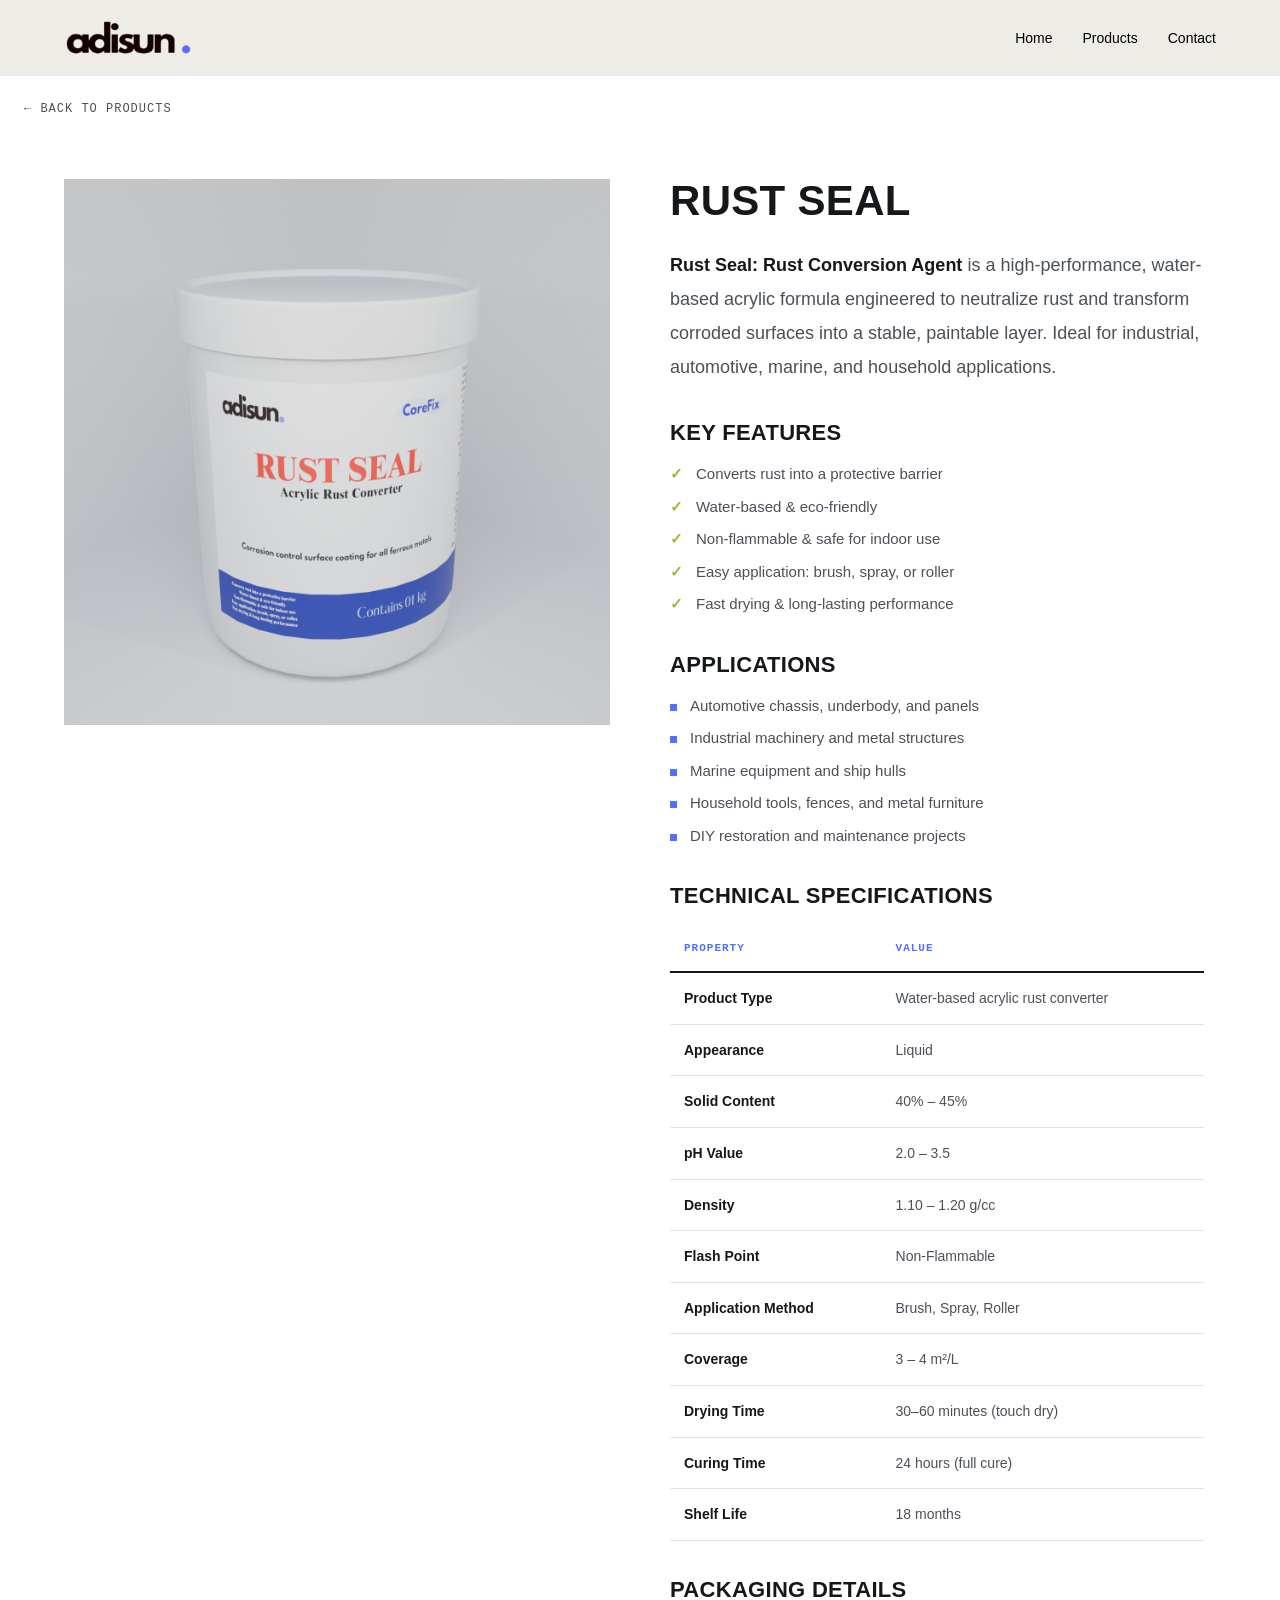
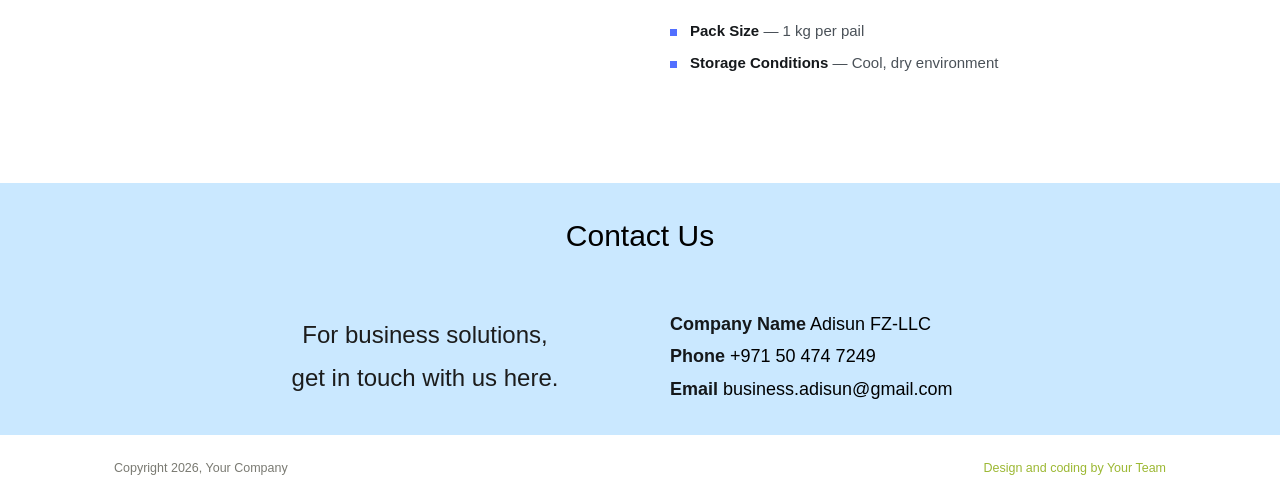
<file: rustSealIndex.html>
<!DOCTYPE html>
<html lang="en">
<head>
<meta charset="UTF-8">
<meta name="viewport" content="width=device-width, initial-scale=1.0">
<title>Rust Seal — Adisun FZ-LLC</title>
<style>
  :root{
    --adisun-blue: #526fff;
    --ink:#15181B;
    --navy:#1B2530;
    --olive:#9CB833;
    --paper:#EEECE6;
    --paper-dim:#E2DFD6;
    --hazard:#F2B705;
    --rust:#C8501B;
    --steel:#4A5158;
    --line: rgba(21,24,27,0.12);
    --mono: 'IBM Plex Mono', ui-monospace, Menlo, Consolas, monospace;
    --disp: 'Barlow Condensed', 'Arial Narrow', sans-serif;
    --body: 'Inter', -apple-system, sans-serif;
  }
  *{box-sizing:border-box; margin:0; padding:0;}
  html{scroll-behavior:smooth;}
  body{ background:#fff; color:var(--ink); font-family:var(--body); line-height:1.5; }
  img{max-width:100%; display:block;}
  a{color:inherit; text-decoration:none;}
  ul{list-style:none;}
  button{font-family:inherit; cursor:pointer;}

  /* ---------- Header ---------- */
  header.site{
    background:var(--paper); color:#000;
  }
  .header-inner{
    max-width:1200px; margin:0 auto;
    display:flex; align-items:center; justify-content:space-between;
    padding:20px 24px;
  }
  .logo{
    width: 10vw;
  }
  .logo .accent{ color:var(--olive); font-weight:400; }
  nav.main-nav{ display:flex; gap:30px; align-items:center; }
  nav.main-nav a{
    font-size:14px; color:#000; display:flex; align-items:center; gap:6px;
  }
  nav.main-nav a:hover{ color:var(--adisun-blue); }
  nav.main-nav .badge{
    background:rgba(255,255,255,0.15); border-radius:50%;
    width:18px; height:18px; font-size:11px; display:flex; align-items:center; justify-content:center;
  }

  /* ---------- Product detail section (replaces hero + product grid) ---------- */
  .product-detail{
    max-width:1200px; margin:0 auto;
    padding:60px 24px 90px;
    display:grid;
    grid-template-columns:1fr 1fr;
    gap:60px;
    align-items:start;
  }
  .product-detail .image-col img{
    width:100%;
    aspect-ratio:1/1;
    object-fit:cover;
    background:var(--paper-dim);
  }
  .product-detail .text-col{
    padding-right:12px;
  }
  .product-detail .cat{
    font-family:var(--mono); font-size:11px; color:var(--adisun-blue);
    letter-spacing:1.5px; text-transform:uppercase; margin-bottom:14px;
  }
  .product-detail h1{
    font-family:var(--disp); font-weight:700; font-size:42px;
    text-transform:uppercase; letter-spacing:0.3px;
    margin-bottom:24px;
    line-height:1.05;
  }
  .product-detail .details{
    color:var(--steel); font-size:18px; line-height:1.9;
  }
  .product-detail .details p{
    margin-bottom:18px;
  }
  .product-detail .details p strong{
    color:var(--ink);
  }
/*--------------Section Headings -------------- */
  .product-detail h2.section-heading{
    font-family:var(--disp); font-weight:700; font-size:22px;
    text-transform:uppercase; letter-spacing:0.3px;
    color:var(--ink);
    margin:32px 0 14px;
  }
/*--------------Feature / Application Lists -------------- */
  .feature-list{
    margin-bottom:18px;
  }
  .feature-list li{
    position:relative;
    padding-left:20px;
    margin-bottom:10px;
    font-size:15px;
    color:var(--steel);
  }
  .feature-list li::before{
    content:'';
    position:absolute;
    left:0; top:9px;
    width:7px; height:7px;
    background:var(--adisun-blue);
  }
  .feature-list li strong{
    color:var(--ink);
  }
/*-------------- Checkmark variant for Key Features -------------- */
  .feature-list.checklist li{
    padding-left:26px;
  }
  .feature-list.checklist li::before{
    content:'\2713';
    width:auto; height:auto;
    background:none;
    top:0;
    left:0;
    color:var(--olive);
    font-weight:700;
    font-size:15px;
  }
/*--------------Table Section -------------- */
.spec-table{
  width:100%;
  border-collapse:collapse;
  margin-top:10px;
}
.spec-table th,
.spec-table td{
  text-align:left;
  padding:12px 14px;
  border-bottom:1px solid var(--line);
  font-size:14px;
}
.spec-table th{
  font-family:var(--mono);
  font-size:11px;
  letter-spacing:1px;
  text-transform:uppercase;
  color:var(--adisun-blue);
  border-bottom:2px solid var(--ink);
}
.spec-table td:first-child{
  color:var(--ink);
  font-weight:600;
}
.spec-table td:last-child{
  color:var(--steel);
}
  /* Price display optional — uncomment to show pricing
  .product-detail .price{ font-family:var(--mono); font-weight:600; font-size:20px; margin-top:24px; color:var(--ink); }
  */
  .back-link{
    display:inline-block; margin:24px 24px 0; font-family:var(--mono); font-size:12px;
    letter-spacing:1px; text-transform:uppercase; color:var(--steel);
  }
  .back-link:hover{ color:var(--adisun-blue); }

  /* ---------- Contact Details (same as home page) ---------- */
  .info-block{
    background: #cae8ff; color:#000;
    padding:30px 18px;
    text-align:center;
  }
  .info-block h2{
    font-weight:400;
    font-size:30px;
    margin-bottom:50px;
  }
  .info-block-bottom{
    max-width:800px;
    margin:0 auto;
    display:flex;
    align-items:center;
    gap:60px;
  }
  .info-block-bottom .pitch{
    flex:1;
    text-align:center;
    color:#1c1c1c;
    font-size:24px;
    line-height:1.8;
  }
  .contact-list{
    flex:1;
    list-style:none;
    margin:0;
    padding:0;
    text-align:left;
  }
  .contact-list li{
    color:#000;
    font-size:18px;
    line-height:1.8;
  }
  .contact-list li strong{
    color:var(--ink);
  }

  /* ---------- Footer ---------- */
  footer{
    padding:24px; display:flex; justify-content:space-between; align-items:center;
    max-width:1100px; margin:0 auto; font-size:12.5px; color:#7a7a72; flex-wrap:wrap; gap:10px;
  }
  footer a{ color:var(--olive); }

  @media (max-width:900px){
    .product-detail{ grid-template-columns:1fr; }
    .product-detail .image-col{ position:static; }
    .product-detail .text-col{ max-height:none; overflow-y:visible; padding-right:0; }
    .info-block-bottom{ flex-direction:column; gap:30px; }
    .info-block-bottom .pitch{ text-align:center; }
  }
  @media (max-width:640px){
    nav.main-nav{ display:none; }
  }
</style>
</head>
<body>

<!-- ================= HEADER ================= -->
<header class="site">
  <div class="header-inner">
    <img src="WebsiteAssets/adisunEnhanced.png" alt="Site Logo" class="logo">
    <nav class="main-nav">
      <a href="index.html">Home</a>
      <a href="index.html#products">Products</a>
      <a href="index.html#contact">Contact</a>
    </nav>
  </div>
</header>

<a href="index.html#products" class="back-link">&larr; Back to Products</a>

<!-- ================= PRODUCT DETAIL ================= -->
<section class="product-detail">
  <div class="image-col">
    <img src="WebsiteAssets/Rust Seal.png" alt="Rust Seal">
  </div>
  <div class="text-col">
    <h1>Rust Seal</h1>
    <div class="details">
      <p><strong>Rust Seal: Rust Conversion Agent</strong> is a high-performance, water-based acrylic formula engineered to neutralize rust and transform corroded surfaces into a stable, paintable layer. Ideal for industrial, automotive, marine, and household applications.</p>
    </div>

    <h2 class="section-heading">Key Features</h2>
    <ul class="feature-list checklist">
      <li>Converts rust into a protective barrier</li>
      <li>Water-based &amp; eco-friendly</li>
      <li>Non-flammable &amp; safe for indoor use</li>
      <li>Easy application: brush, spray, or roller</li>
      <li>Fast drying &amp; long-lasting performance</li>
    </ul>

    <h2 class="section-heading">Applications</h2>
    <ul class="feature-list">
      <li>Automotive chassis, underbody, and panels</li>
      <li>Industrial machinery and metal structures</li>
      <li>Marine equipment and ship hulls</li>
      <li>Household tools, fences, and metal furniture</li>
      <li>DIY restoration and maintenance projects</li>
    </ul>

    <h2 class="section-heading">Technical Specifications</h2>
    <div class="details">
      <table class="spec-table">
        <thead>
          <tr>
            <th>Property</th>
            <th>Value</th>
          </tr>
        </thead>
        <tbody>
          <tr><td>Product Type</td><td>Water-based acrylic rust converter</td></tr>
          <tr><td>Appearance</td><td>Liquid</td></tr>
          <tr><td>Solid Content</td><td>40% – 45%</td></tr>
          <tr><td>pH Value</td><td>2.0 – 3.5</td></tr>
          <tr><td>Density</td><td>1.10 – 1.20 g/cc</td></tr>
          <tr><td>Flash Point</td><td>Non-Flammable</td></tr>
          <tr><td>Application Method</td><td>Brush, Spray, Roller</td></tr>
          <tr><td>Coverage</td><td>3 – 4 m²/L</td></tr>
          <tr><td>Drying Time</td><td>30–60 minutes (touch dry)</td></tr>
          <tr><td>Curing Time</td><td>24 hours (full cure)</td></tr>
          <tr><td>Shelf Life</td><td>18 months</td></tr>
        </tbody>
      </table>
    </div>

    <h2 class="section-heading">Packaging Details</h2>
    <ul class="feature-list">
      <li><strong>Pack Size</strong> — 1 kg per pail</li>
      <li><strong>Storage Conditions</strong> — Cool, dry environment</li>
    </ul>

    <!-- <div class="price">Dhs. 0.00</div> -->
  </div>
</section>

<!-- ================= CONTACT DETAILS ================= -->
<div class="info-block">
  <h2>Contact Us</h2>
  <div class="info-block-bottom">
    <p class="pitch">For business solutions,<br> get in touch with us here.</p>
    <ul class="contact-list">
      <li><strong>Company Name</strong> Adisun FZ-LLC</li>
      <li><strong>Phone</strong> +971 50 474 7249</li>
      <li><strong>Email</strong> business.adisun@gmail.com</li>
    </ul>
  </div>
</div>

<!-- ================= FOOTER ================= -->
<footer id="contact">
  <span>Copyright 2026, Your Company</span>
  <a href="#">Design and coding by Your Team</a>
</footer>

</body>
</html>
</file>
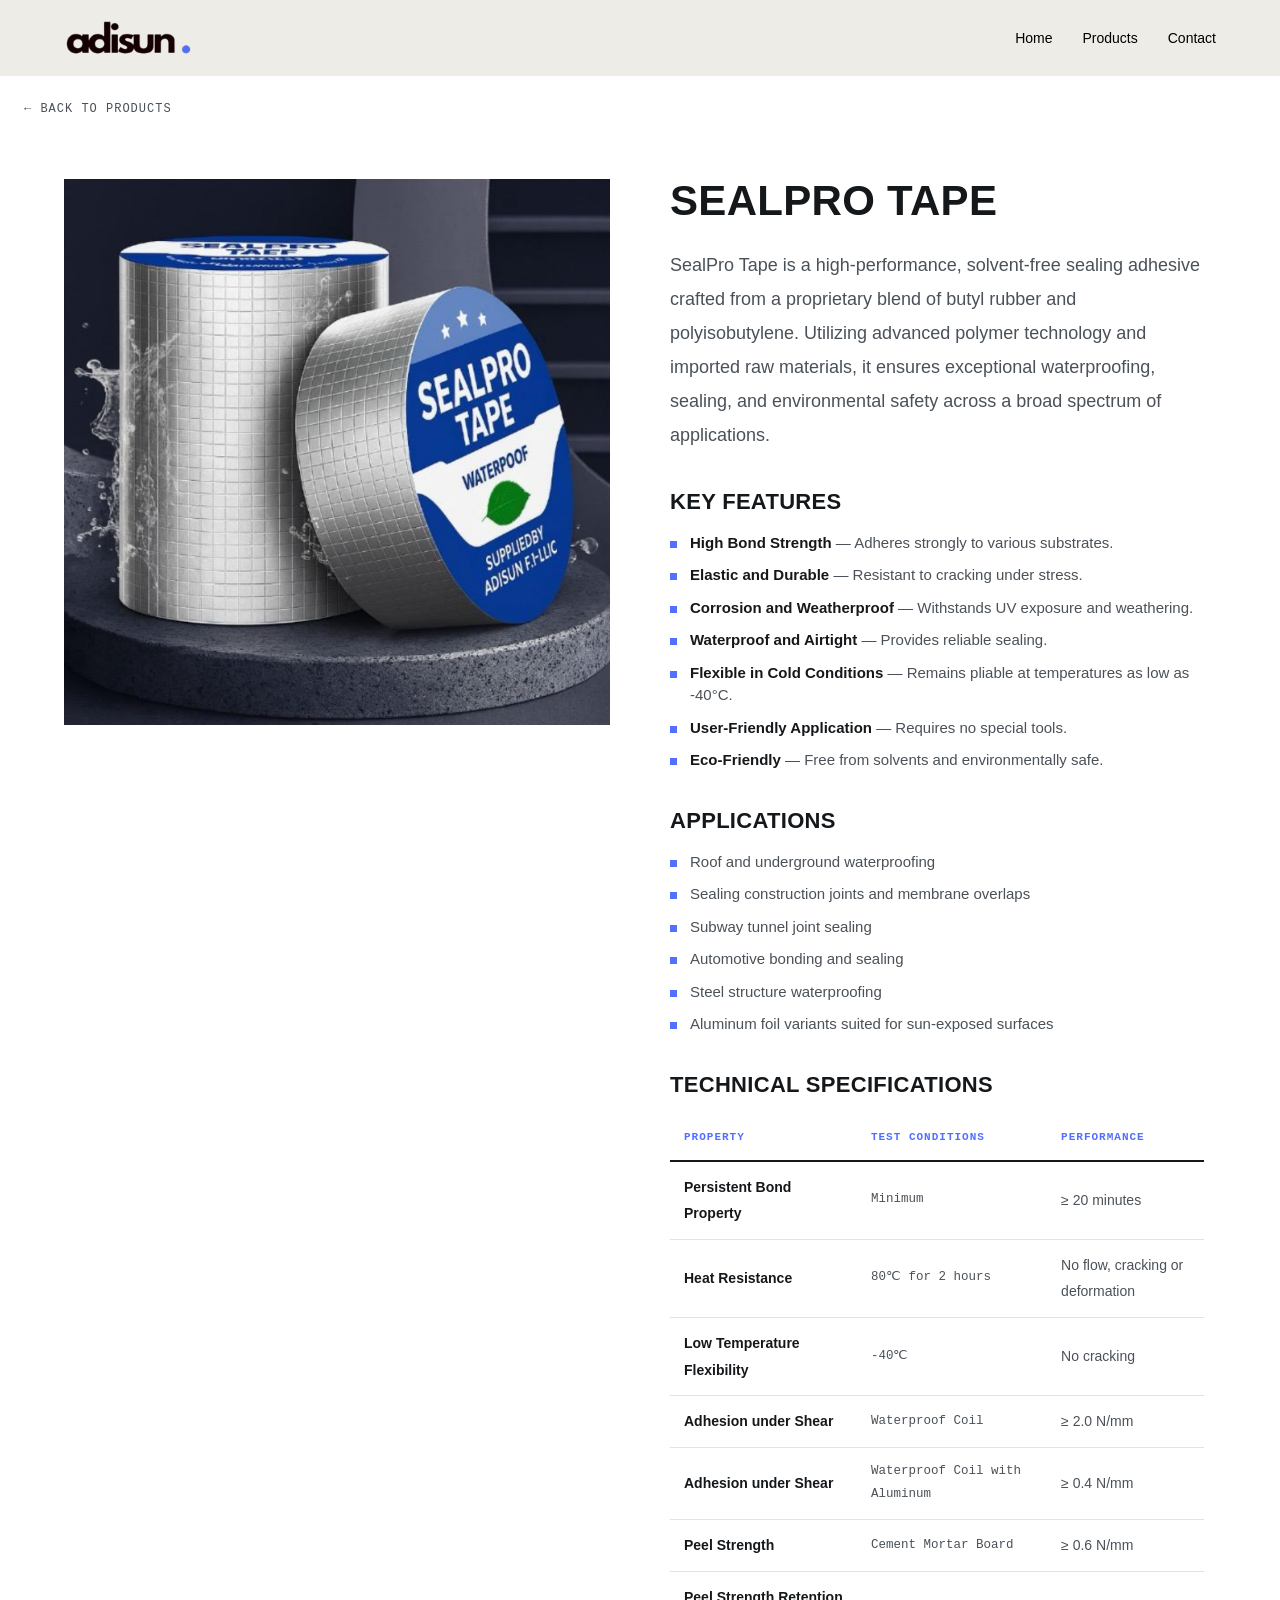
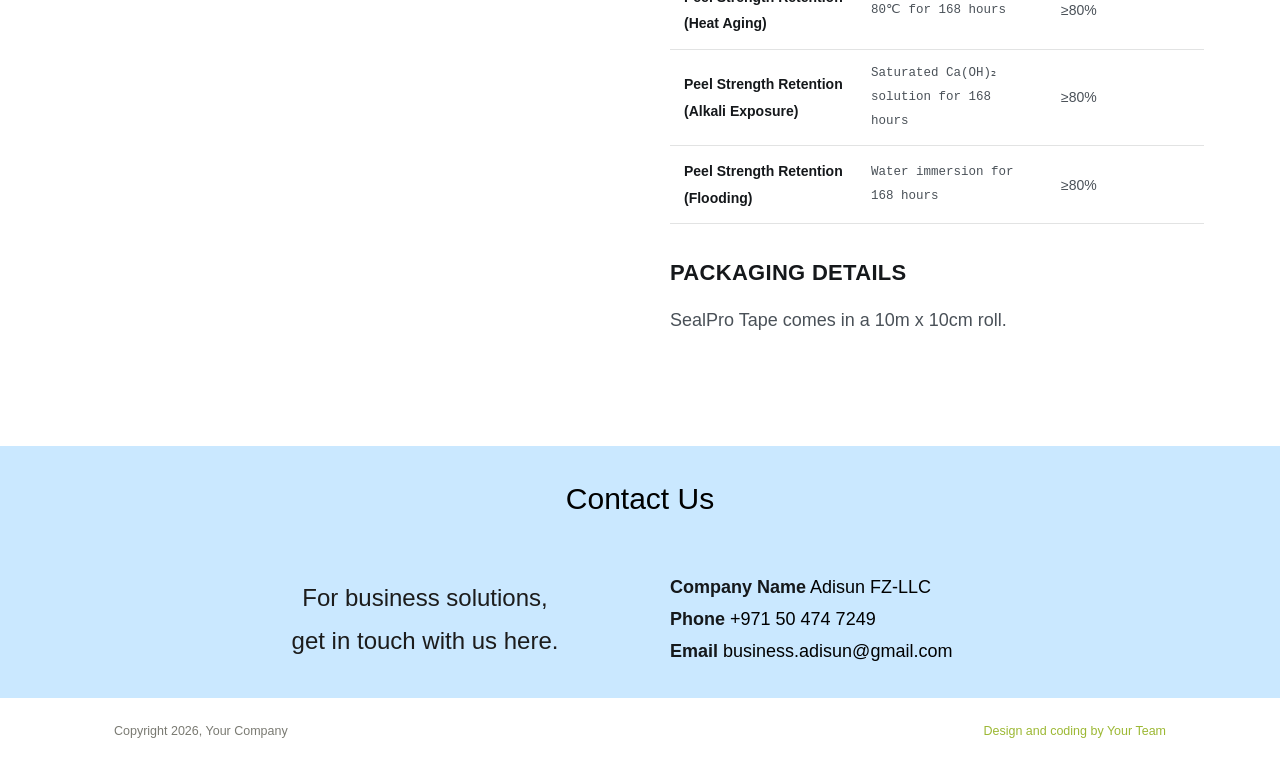
<file: sealProTapeIndex.html>
<!DOCTYPE html>
<html lang="en">
<head>
<meta charset="UTF-8">
<meta name="viewport" content="width=device-width, initial-scale=1.0">
<title>SealPro Tape — Adisun FZ-LLC</title>
<style>
  :root{
    --adisun-blue: #526fff;
    --ink:#15181B;
    --navy:#1B2530;
    --olive:#9CB833;
    --paper:#EEECE6;
    --paper-dim:#E2DFD6;
    --hazard:#F2B705;
    --rust:#C8501B;
    --steel:#4A5158;
    --line: rgba(21,24,27,0.12);
    --mono: 'IBM Plex Mono', ui-monospace, Menlo, Consolas, monospace;
    --disp: 'Barlow Condensed', 'Arial Narrow', sans-serif;
    --body: 'Inter', -apple-system, sans-serif;
  }
  *{box-sizing:border-box; margin:0; padding:0;}
  html{scroll-behavior:smooth;}
  body{ background:#fff; color:var(--ink); font-family:var(--body); line-height:1.5; }
  img{max-width:100%; display:block;}
  a{color:inherit; text-decoration:none;}
  ul{list-style:none;}
  button{font-family:inherit; cursor:pointer;}

  /* ---------- Header ---------- */
  header.site{
    background:var(--paper); color:#000;
  }
  .header-inner{
    max-width:1200px; margin:0 auto;
    display:flex; align-items:center; justify-content:space-between;
    padding:20px 24px;
  }
  .logo{
    width: 10vw;
  }
  .logo .accent{ color:var(--olive); font-weight:400; }
  nav.main-nav{ display:flex; gap:30px; align-items:center; }
  nav.main-nav a{
    font-size:14px; color:#000; display:flex; align-items:center; gap:6px;
  }
  nav.main-nav a:hover{ color:var(--adisun-blue); }
  nav.main-nav .badge{
    background:rgba(255,255,255,0.15); border-radius:50%;
    width:18px; height:18px; font-size:11px; display:flex; align-items:center; justify-content:center;
  }

  /* ---------- Product detail section (replaces hero + product grid) ---------- */
  .product-detail{
    max-width:1200px; margin:0 auto;
    padding:60px 24px 90px;
    display:grid;
    grid-template-columns:1fr 1fr;
    gap:60px;
    align-items:start;
  }
  .product-detail .image-col img{
    width:100%;
    aspect-ratio:1/1;
    object-fit:cover;
    background:var(--paper-dim);
  }
  .product-detail .text-col{
    padding-right:12px;
  }
  .product-detail .cat{
    font-family:var(--mono); font-size:11px; color:var(--adisun-blue);
    letter-spacing:1.5px; text-transform:uppercase; margin-bottom:14px;
  }
  .product-detail h1{
    font-family:var(--disp); font-weight:700; font-size:42px;
    text-transform:uppercase; letter-spacing:0.3px;
    margin-bottom:24px;
    line-height:1.05;
  }
  .product-detail .details{
    color:var(--steel); font-size:18px; line-height:1.9;
  }
  .product-detail .details p{
    margin-bottom:18px;
  }
/*--------------Section Headings -------------- */
  .product-detail h2.section-heading{
    font-family:var(--disp); font-weight:700; font-size:22px;
    text-transform:uppercase; letter-spacing:0.3px;
    color:var(--ink);
    margin:32px 0 14px;
  }
/*--------------Feature / Application Lists -------------- */
  .feature-list{
    margin-bottom:18px;
  }
  .feature-list li{
    position:relative;
    padding-left:20px;
    margin-bottom:10px;
    font-size:15px;
    color:var(--steel);
  }
  .feature-list li::before{
    content:'';
    position:absolute;
    left:0; top:9px;
    width:7px; height:7px;
    background:var(--adisun-blue);
  }
  .feature-list li strong{
    color:var(--ink);
  }
/*--------------Table Section -------------- */
.spec-table{
  width:100%;
  border-collapse:collapse;
  margin-top:10px;
}
.spec-table th,
.spec-table td{
  text-align:left;
  padding:12px 14px;
  border-bottom:1px solid var(--line);
  font-size:14px;
}
.spec-table th{
  font-family:var(--mono);
  font-size:11px;
  letter-spacing:1px;
  text-transform:uppercase;
  color:var(--adisun-blue);
  border-bottom:2px solid var(--ink);
}
.spec-table td:first-child{
  color:var(--ink);
  font-weight:600;
}
.spec-table td:nth-child(2){
  color:var(--steel);
  font-family:var(--mono);
  font-size:12.5px;
}
.spec-table td:last-child{
  color:var(--steel);
}
  /* Price display optional — uncomment to show pricing
  .product-detail .price{ font-family:var(--mono); font-weight:600; font-size:20px; margin-top:24px; color:var(--ink); }
  */
  .back-link{
    display:inline-block; margin:24px 24px 0; font-family:var(--mono); font-size:12px;
    letter-spacing:1px; text-transform:uppercase; color:var(--steel);
  }
  .back-link:hover{ color:var(--adisun-blue); }

  /* ---------- Contact Details (same as home page) ---------- */
  .info-block{
    background: #cae8ff; color:#000;
    padding:30px 18px;
    text-align:center;
  }
  .info-block h2{
    font-weight:400;
    font-size:30px;
    margin-bottom:50px;
  }
  .info-block-bottom{
    max-width:800px;
    margin:0 auto;
    display:flex;
    align-items:center;
    gap:60px;
  }
  .info-block-bottom .pitch{
    flex:1;
    text-align:center;
    color:#1c1c1c;
    font-size:24px;
    line-height:1.8;
  }
  .contact-list{
    flex:1;
    list-style:none;
    margin:0;
    padding:0;
    text-align:left;
  }
  .contact-list li{
    color:#000;
    font-size:18px;
    line-height:1.8;
  }
  .contact-list li strong{
    color:var(--ink);
  }

  /* ---------- Footer ---------- */
  footer{
    padding:24px; display:flex; justify-content:space-between; align-items:center;
    max-width:1100px; margin:0 auto; font-size:12.5px; color:#7a7a72; flex-wrap:wrap; gap:10px;
  }
  footer a{ color:var(--olive); }

  @media (max-width:900px){
    .product-detail{ grid-template-columns:1fr; }
    .product-detail .image-col{ position:static; }
    .product-detail .text-col{ max-height:none; overflow-y:visible; padding-right:0; }
    .info-block-bottom{ flex-direction:column; gap:30px; }
    .info-block-bottom .pitch{ text-align:center; }
  }
  @media (max-width:640px){
    nav.main-nav{ display:none; }
  }
</style>
</head>
<body>

<!-- ================= HEADER ================= -->
<header class="site">
  <div class="header-inner">
    <img src="WebsiteAssets/adisunEnhanced.png" alt="Site Logo" class="logo">
    <nav class="main-nav">
      <a href="index.html">Home</a>
      <a href="index.html#products">Products</a>
      <a href="index.html#contact">Contact</a>
    </nav>
  </div>
</header>

<a href="index.html#products" class="back-link">&larr; Back to Products</a>

<!-- ================= PRODUCT DETAIL ================= -->
<section class="product-detail">
  <div class="image-col">
    <img src="WebsiteAssets/Seal Pro.png" alt="SealPro Tape">
  </div>
  <div class="text-col">
    <h1>SealPro Tape</h1>
    <div class="details">
      <p>SealPro Tape is a high-performance, solvent-free sealing adhesive crafted from a proprietary blend of butyl rubber and polyisobutylene. Utilizing advanced polymer technology and imported raw materials, it ensures exceptional waterproofing, sealing, and environmental safety across a broad spectrum of applications.</p>
    </div>

    <h2 class="section-heading">Key Features</h2>
    <ul class="feature-list">
      <li><strong>High Bond Strength</strong> — Adheres strongly to various substrates.</li>
      <li><strong>Elastic and Durable</strong> — Resistant to cracking under stress.</li>
      <li><strong>Corrosion and Weatherproof</strong> — Withstands UV exposure and weathering.</li>
      <li><strong>Waterproof and Airtight</strong> — Provides reliable sealing.</li>
      <li><strong>Flexible in Cold Conditions</strong> — Remains pliable at temperatures as low as -40°C.</li>
      <li><strong>User-Friendly Application</strong> — Requires no special tools.</li>
      <li><strong>Eco-Friendly</strong> — Free from solvents and environmentally safe.</li>
    </ul>

    <h2 class="section-heading">Applications</h2>
    <ul class="feature-list">
      <li>Roof and underground waterproofing</li>
      <li>Sealing construction joints and membrane overlaps</li>
      <li>Subway tunnel joint sealing</li>
      <li>Automotive bonding and sealing</li>
      <li>Steel structure waterproofing</li>
      <li>Aluminum foil variants suited for sun-exposed surfaces</li>
    </ul>

    <h2 class="section-heading">Technical Specifications</h2>
    <div class="details">
      <table class="spec-table">
        <thead>
          <tr>
            <th>Property</th>
            <th>Test Conditions</th>
            <th>Performance</th>
          </tr>
        </thead>
        <tbody>
          <tr><td>Persistent Bond Property</td><td>Minimum</td><td>≥ 20 minutes</td></tr>
          <tr><td>Heat Resistance</td><td>80℃ for 2 hours</td><td>No flow, cracking or deformation</td></tr>
          <tr><td>Low Temperature Flexibility</td><td>-40℃</td><td>No cracking</td></tr>
          <tr><td>Adhesion under Shear</td><td>Waterproof Coil</td><td>≥ 2.0 N/mm</td></tr>
          <tr><td>Adhesion under Shear</td><td>Waterproof Coil with Aluminum</td><td>≥ 0.4 N/mm</td></tr>
          <tr><td>Peel Strength</td><td>Cement Mortar Board</td><td>≥ 0.6 N/mm</td></tr>
          <tr><td>Peel Strength Retention (Heat Aging)</td><td>80℃ for 168 hours</td><td>≥80%</td></tr>
          <tr><td>Peel Strength Retention (Alkali Exposure)</td><td>Saturated Ca(OH)₂ solution for 168 hours</td><td>≥80%</td></tr>
          <tr><td>Peel Strength Retention (Flooding)</td><td>Water immersion for 168 hours</td><td>≥80%</td></tr>
        </tbody>
      </table>
    </div>

    <h2 class="section-heading">Packaging Details</h2>
    <div class="details">
      <p>SealPro Tape comes in a 10m x 10cm roll.</p>
    </div>

    <!-- <div class="price">Dhs. 0.00</div> -->
  </div>
</section>

<!-- ================= CONTACT DETAILS ================= -->
<div class="info-block">
  <h2>Contact Us</h2>
  <div class="info-block-bottom">
    <p class="pitch">For business solutions,<br> get in touch with us here.</p>
    <ul class="contact-list">
      <li><strong>Company Name</strong> Adisun FZ-LLC</li>
      <li><strong>Phone</strong> +971 50 474 7249</li>
      <li><strong>Email</strong> business.adisun@gmail.com</li>
    </ul>
  </div>
</div>

<!-- ================= FOOTER ================= -->
<footer id="contact">
  <span>Copyright 2026, Your Company</span>
  <a href="#">Design and coding by Your Team</a>
</footer>

</body>
</html>
</file>
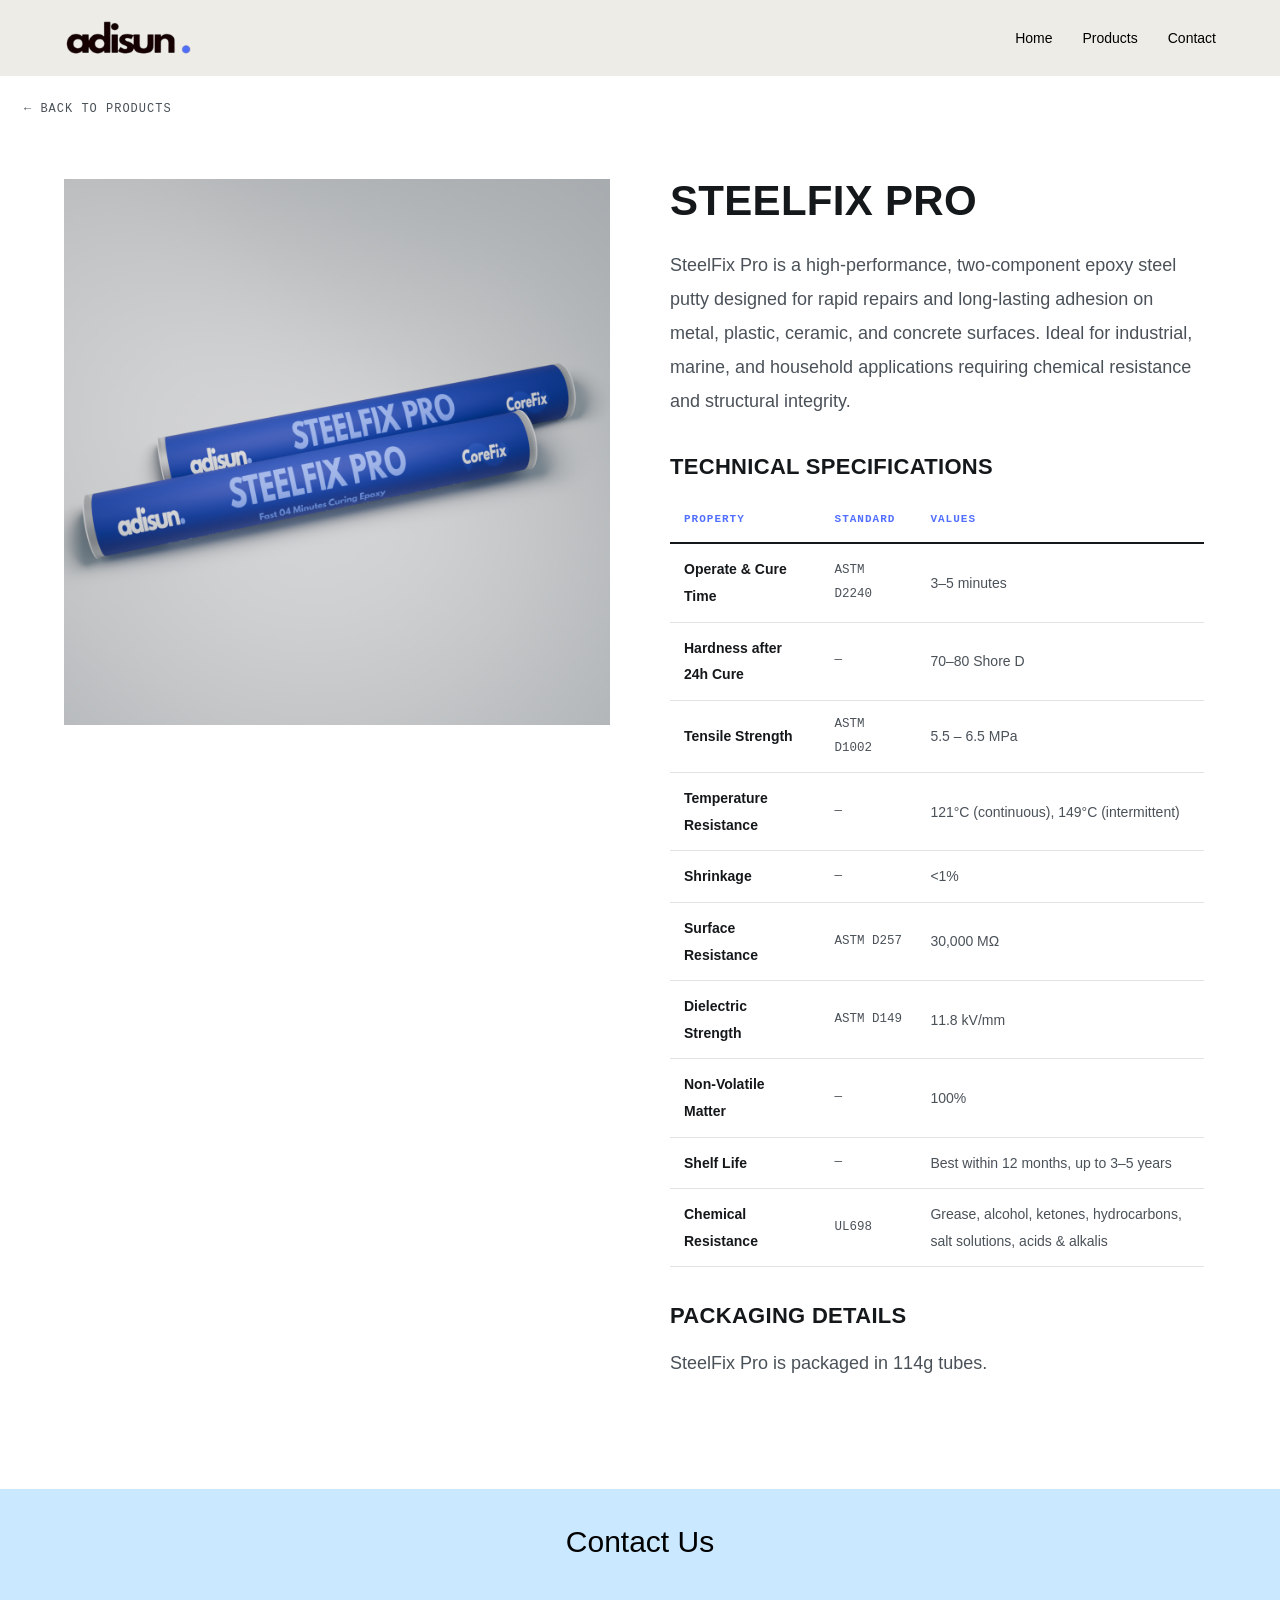
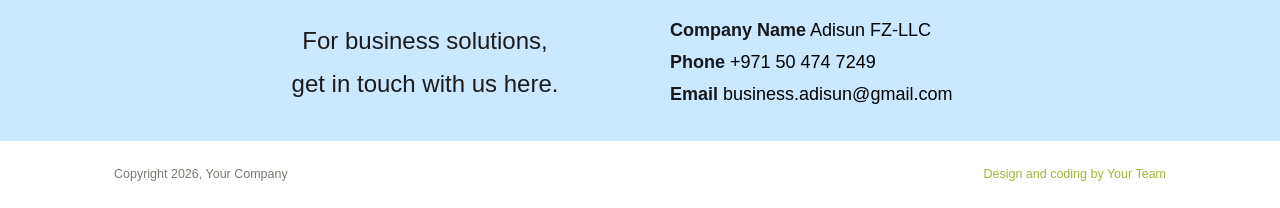
<file: steelFixProIndex.html>
<!DOCTYPE html>
<html lang="en">
<head>
<meta charset="UTF-8">
<meta name="viewport" content="width=device-width, initial-scale=1.0">
<title>SteelFix Pro — Adisun FZ-LLC</title>
<style>
  :root{
    --adisun-blue: #526fff;
    --ink:#15181B;
    --navy:#1B2530;
    --olive:#9CB833;
    --paper:#EEECE6;
    --paper-dim:#E2DFD6;
    --hazard:#F2B705;
    --rust:#C8501B;
    --steel:#4A5158;
    --line: rgba(21,24,27,0.12);
    --mono: 'IBM Plex Mono', ui-monospace, Menlo, Consolas, monospace;
    --disp: 'Barlow Condensed', 'Arial Narrow', sans-serif;
    --body: 'Inter', -apple-system, sans-serif;
  }
  *{box-sizing:border-box; margin:0; padding:0;}
  html{scroll-behavior:smooth;}
  body{ background:#fff; color:var(--ink); font-family:var(--body); line-height:1.5; }
  img{max-width:100%; display:block;}
  a{color:inherit; text-decoration:none;}
  ul{list-style:none;}
  button{font-family:inherit; cursor:pointer;}

  /* ---------- Header ---------- */
  header.site{
    background:var(--paper); color:#000;
  }
  .header-inner{
    max-width:1200px; margin:0 auto;
    display:flex; align-items:center; justify-content:space-between;
    padding:20px 24px;
  }
  .logo{
    width: 10vw;
  }
  .logo .accent{ color:var(--olive); font-weight:400; }
  nav.main-nav{ display:flex; gap:30px; align-items:center; }
  nav.main-nav a{
    font-size:14px; color:#000; display:flex; align-items:center; gap:6px;
  }
  nav.main-nav a:hover{ color:var(--adisun-blue); }
  nav.main-nav .badge{
    background:rgba(255,255,255,0.15); border-radius:50%;
    width:18px; height:18px; font-size:11px; display:flex; align-items:center; justify-content:center;
  }

  /* ---------- Product detail section (replaces hero + product grid) ---------- */
  .product-detail{
    max-width:1200px; margin:0 auto;
    padding:60px 24px 90px;
    display:grid;
    grid-template-columns:1fr 1fr;
    gap:60px;
    align-items:start;
  }
  .product-detail .image-col img{
    width:100%;
    aspect-ratio:1/1;
    object-fit:cover;
    background:var(--paper-dim);
  }
  .product-detail .text-col{
    padding-right:12px;
  }
  .product-detail .cat{
    font-family:var(--mono); font-size:11px; color:var(--adisun-blue);
    letter-spacing:1.5px; text-transform:uppercase; margin-bottom:14px;
  }
  .product-detail h1{
    font-family:var(--disp); font-weight:700; font-size:42px;
    text-transform:uppercase; letter-spacing:0.3px;
    margin-bottom:24px;
    line-height:1.05;
  }
  .product-detail .details{
    color:var(--steel); font-size:18px; line-height:1.9;
  }
  .product-detail .details p{
    margin-bottom:18px;
  }
/*--------------Section Headings -------------- */
  .product-detail h2.section-heading{
    font-family:var(--disp); font-weight:700; font-size:22px;
    text-transform:uppercase; letter-spacing:0.3px;
    color:var(--ink);
    margin:32px 0 14px;
  }
/*--------------Feature / Application Lists -------------- */
  .feature-list{
    margin-bottom:18px;
  }
  .feature-list li{
    position:relative;
    padding-left:20px;
    margin-bottom:10px;
    font-size:15px;
    color:var(--steel);
  }
  .feature-list li::before{
    content:'';
    position:absolute;
    left:0; top:9px;
    width:7px; height:7px;
    background:var(--adisun-blue);
  }
/*--------------Table Section -------------- */
.spec-table{
  width:100%;
  border-collapse:collapse;
  margin-top:10px;
}
.spec-table th,
.spec-table td{
  text-align:left;
  padding:12px 14px;
  border-bottom:1px solid var(--line);
  font-size:14px;
}
.spec-table th{
  font-family:var(--mono);
  font-size:11px;
  letter-spacing:1px;
  text-transform:uppercase;
  color:var(--adisun-blue);
  border-bottom:2px solid var(--ink);
}
.spec-table td:first-child{
  color:var(--ink);
  font-weight:600;
}
.spec-table td:nth-child(2){
  color:var(--steel);
  font-family:var(--mono);
  font-size:12.5px;
}
.spec-table td:last-child{
  color:var(--steel);
}
  /* Price display optional — uncomment to show pricing
  .product-detail .price{ font-family:var(--mono); font-weight:600; font-size:20px; margin-top:24px; color:var(--ink); }
  */
  .back-link{
    display:inline-block; margin:24px 24px 0; font-family:var(--mono); font-size:12px;
    letter-spacing:1px; text-transform:uppercase; color:var(--steel);
  }
  .back-link:hover{ color:var(--adisun-blue); }

  /* ---------- Contact Details (same as home page) ---------- */
  .info-block{
    background: #cae8ff; color:#000;
    padding:30px 18px;
    text-align:center;
  }
  .info-block h2{
    font-weight:400;
    font-size:30px;
    margin-bottom:50px;
  }
  .info-block-bottom{
    max-width:800px;
    margin:0 auto;
    display:flex;
    align-items:center;
    gap:60px;
  }
  .info-block-bottom .pitch{
    flex:1;
    text-align:center;
    color:#1c1c1c;
    font-size:24px;
    line-height:1.8;
  }
  .contact-list{
    flex:1;
    list-style:none;
    margin:0;
    padding:0;
    text-align:left;
  }
  .contact-list li{
    color:#000;
    font-size:18px;
    line-height:1.8;
  }
  .contact-list li strong{
    color:var(--ink);
  }

  /* ---------- Footer ---------- */
  footer{
    padding:24px; display:flex; justify-content:space-between; align-items:center;
    max-width:1100px; margin:0 auto; font-size:12.5px; color:#7a7a72; flex-wrap:wrap; gap:10px;
  }
  footer a{ color:var(--olive); }

  @media (max-width:900px){
    .product-detail{ grid-template-columns:1fr; }
    .product-detail .image-col{ position:static; }
    .product-detail .text-col{ max-height:none; overflow-y:visible; padding-right:0; }
    .info-block-bottom{ flex-direction:column; gap:30px; }
    .info-block-bottom .pitch{ text-align:center; }
  }
  @media (max-width:640px){
    nav.main-nav{ display:none; }
  }
</style>
</head>
<body>

<!-- ================= HEADER ================= -->
<header class="site">
  <div class="header-inner">
    <img src="WebsiteAssets/adisunEnhanced.png" alt="Site Logo" class="logo">
    <nav class="main-nav">
      <a href="index.html">Home</a>
      <a href="index.html#products">Products</a>
      <a href="index.html#contact">Contact</a>
    </nav>
  </div>
</header>

<a href="index.html#products" class="back-link">&larr; Back to Products</a>

<!-- ================= PRODUCT DETAIL ================= -->
<section class="product-detail">
  <div class="image-col">
    <img src="WebsiteAssets/SteelFix Pro.png" alt="SteelFix Pro">
  </div>
  <div class="text-col">
    <h1>SteelFix Pro</h1>
    <div class="details">
      <p>SteelFix Pro is a high-performance, two-component epoxy steel putty designed for rapid repairs and long-lasting adhesion on metal, plastic, ceramic, and concrete surfaces. Ideal for industrial, marine, and household applications requiring chemical resistance and structural integrity.</p>
    </div>

    <h2 class="section-heading">Technical Specifications</h2>
    <div class="details">
      <table class="spec-table">
        <thead>
          <tr>
            <th>Property</th>
            <th>Standard</th>
            <th>Values</th>
          </tr>
        </thead>
        <tbody>
          <tr><td>Operate &amp; Cure Time</td><td>ASTM D2240</td><td>3–5 minutes</td></tr>
          <tr><td>Hardness after 24h Cure</td><td>—</td><td>70–80 Shore D</td></tr>
          <tr><td>Tensile Strength</td><td>ASTM D1002</td><td>5.5 – 6.5 MPa</td></tr>
          <tr><td>Temperature Resistance</td><td>—</td><td>121°C (continuous), 149°C (intermittent)</td></tr>
          <tr><td>Shrinkage</td><td>—</td><td>&lt;1%</td></tr>
          <tr><td>Surface Resistance</td><td>ASTM D257</td><td>30,000 MΩ</td></tr>
          <tr><td>Dielectric Strength</td><td>ASTM D149</td><td>11.8 kV/mm</td></tr>
          <tr><td>Non-Volatile Matter</td><td>—</td><td>100%</td></tr>
          <tr><td>Shelf Life</td><td>—</td><td>Best within 12 months, up to 3–5 years</td></tr>
          <tr><td>Chemical Resistance</td><td>UL698</td><td>Grease, alcohol, ketones, hydrocarbons, salt solutions, acids &amp; alkalis</td></tr>
        </tbody>
      </table>
    </div>

    <h2 class="section-heading">Packaging Details</h2>
    <div class="details">
      <p>SteelFix Pro is packaged in 114g tubes.</p>
    </div>

    <!-- <div class="price">Dhs. 0.00</div> -->
  </div>
</section>

<!-- ================= CONTACT DETAILS ================= -->
<div class="info-block">
  <h2>Contact Us</h2>
  <div class="info-block-bottom">
    <p class="pitch">For business solutions,<br> get in touch with us here.</p>
    <ul class="contact-list">
      <li><strong>Company Name</strong> Adisun FZ-LLC</li>
      <li><strong>Phone</strong> +971 50 474 7249</li>
      <li><strong>Email</strong> business.adisun@gmail.com</li>
    </ul>
  </div>
</div>

<!-- ================= FOOTER ================= -->
<footer id="contact">
  <span>Copyright 2026, Your Company</span>
  <a href="#">Design and coding by Your Team</a>
</footer>

</body>
</html>
</file>
